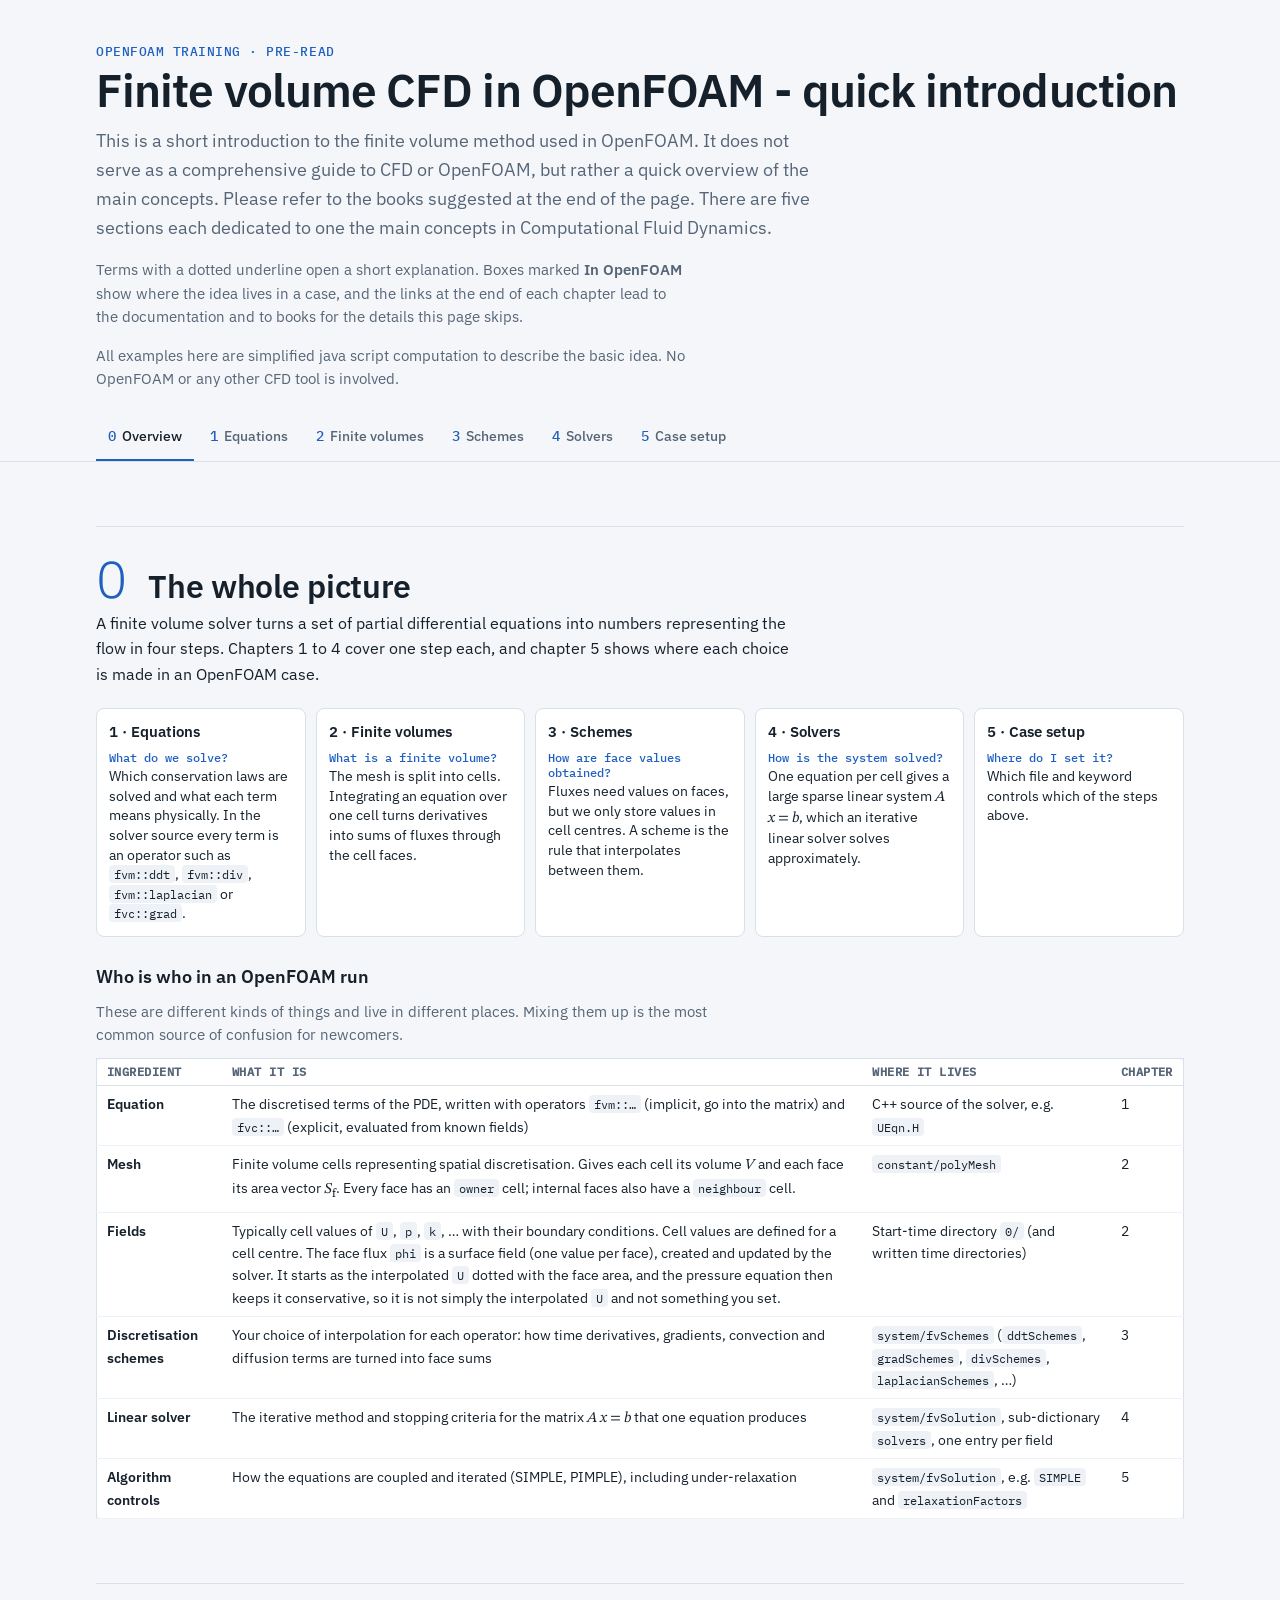
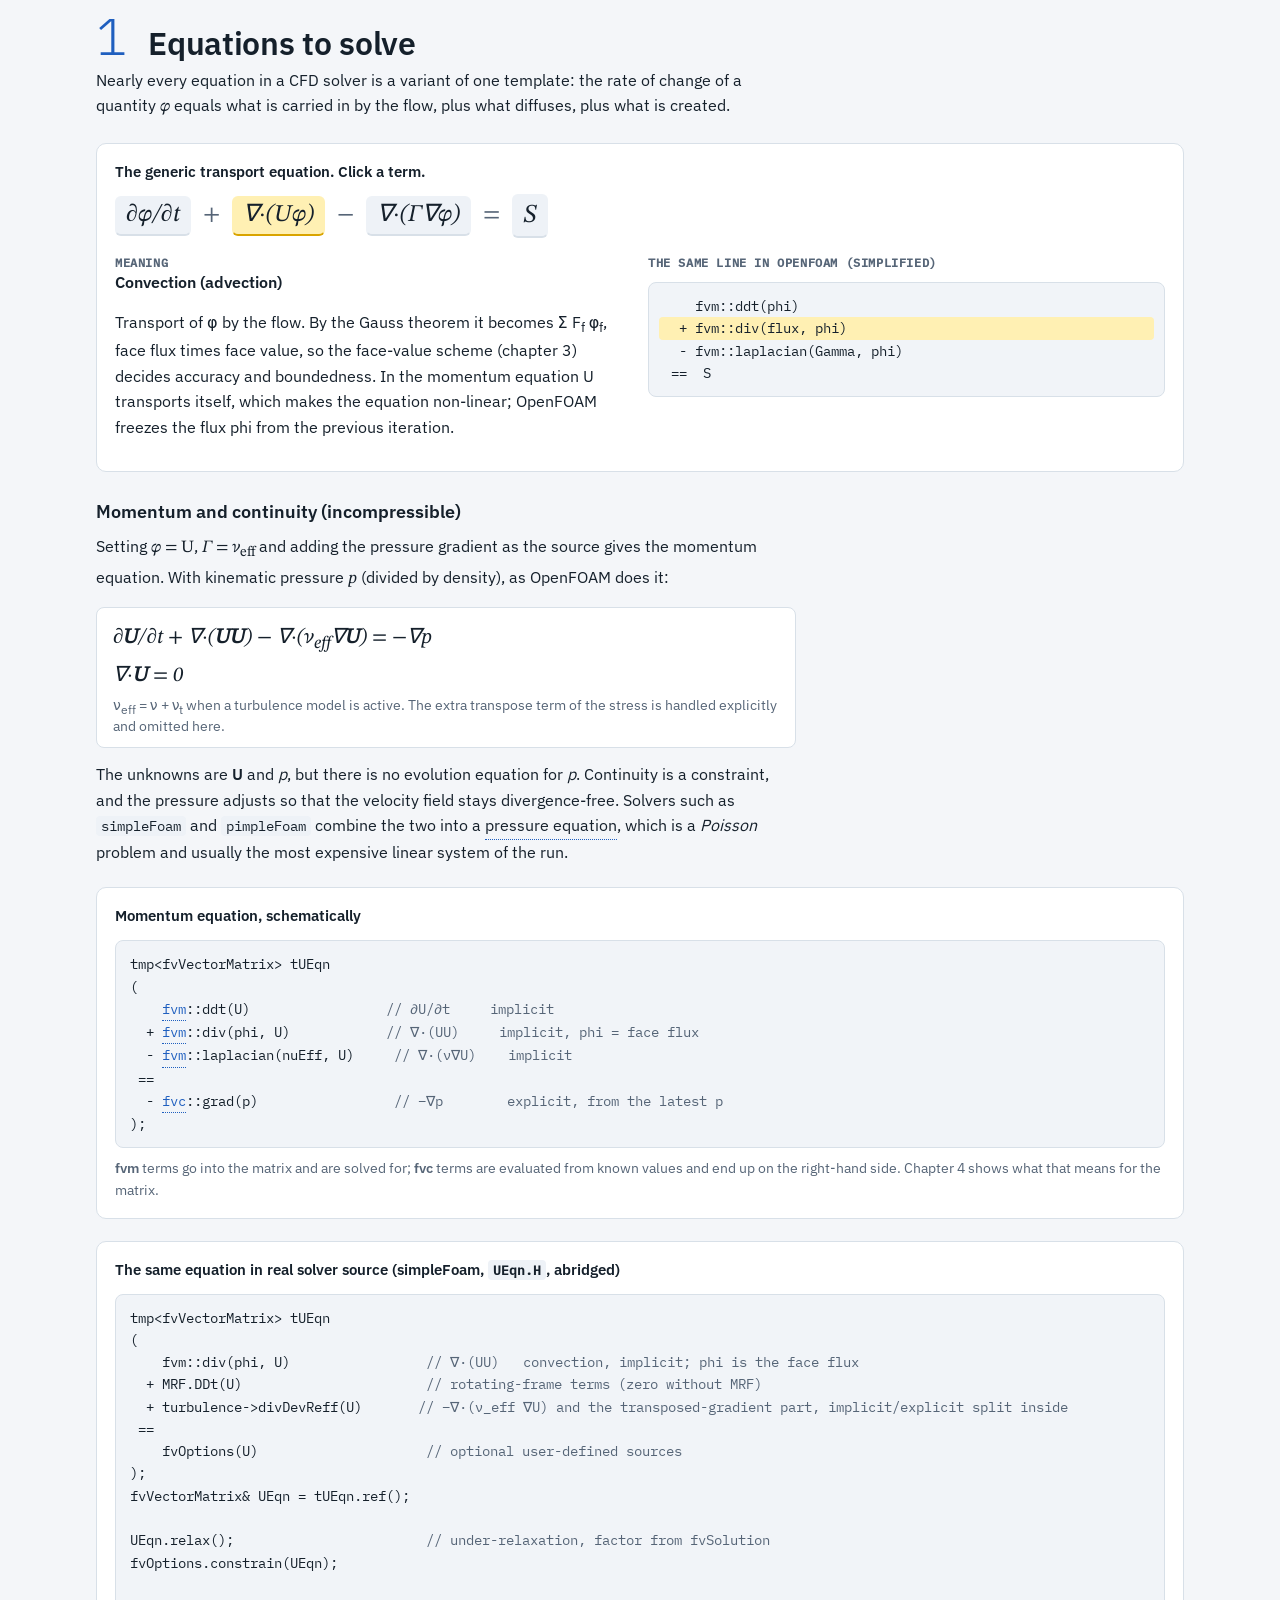
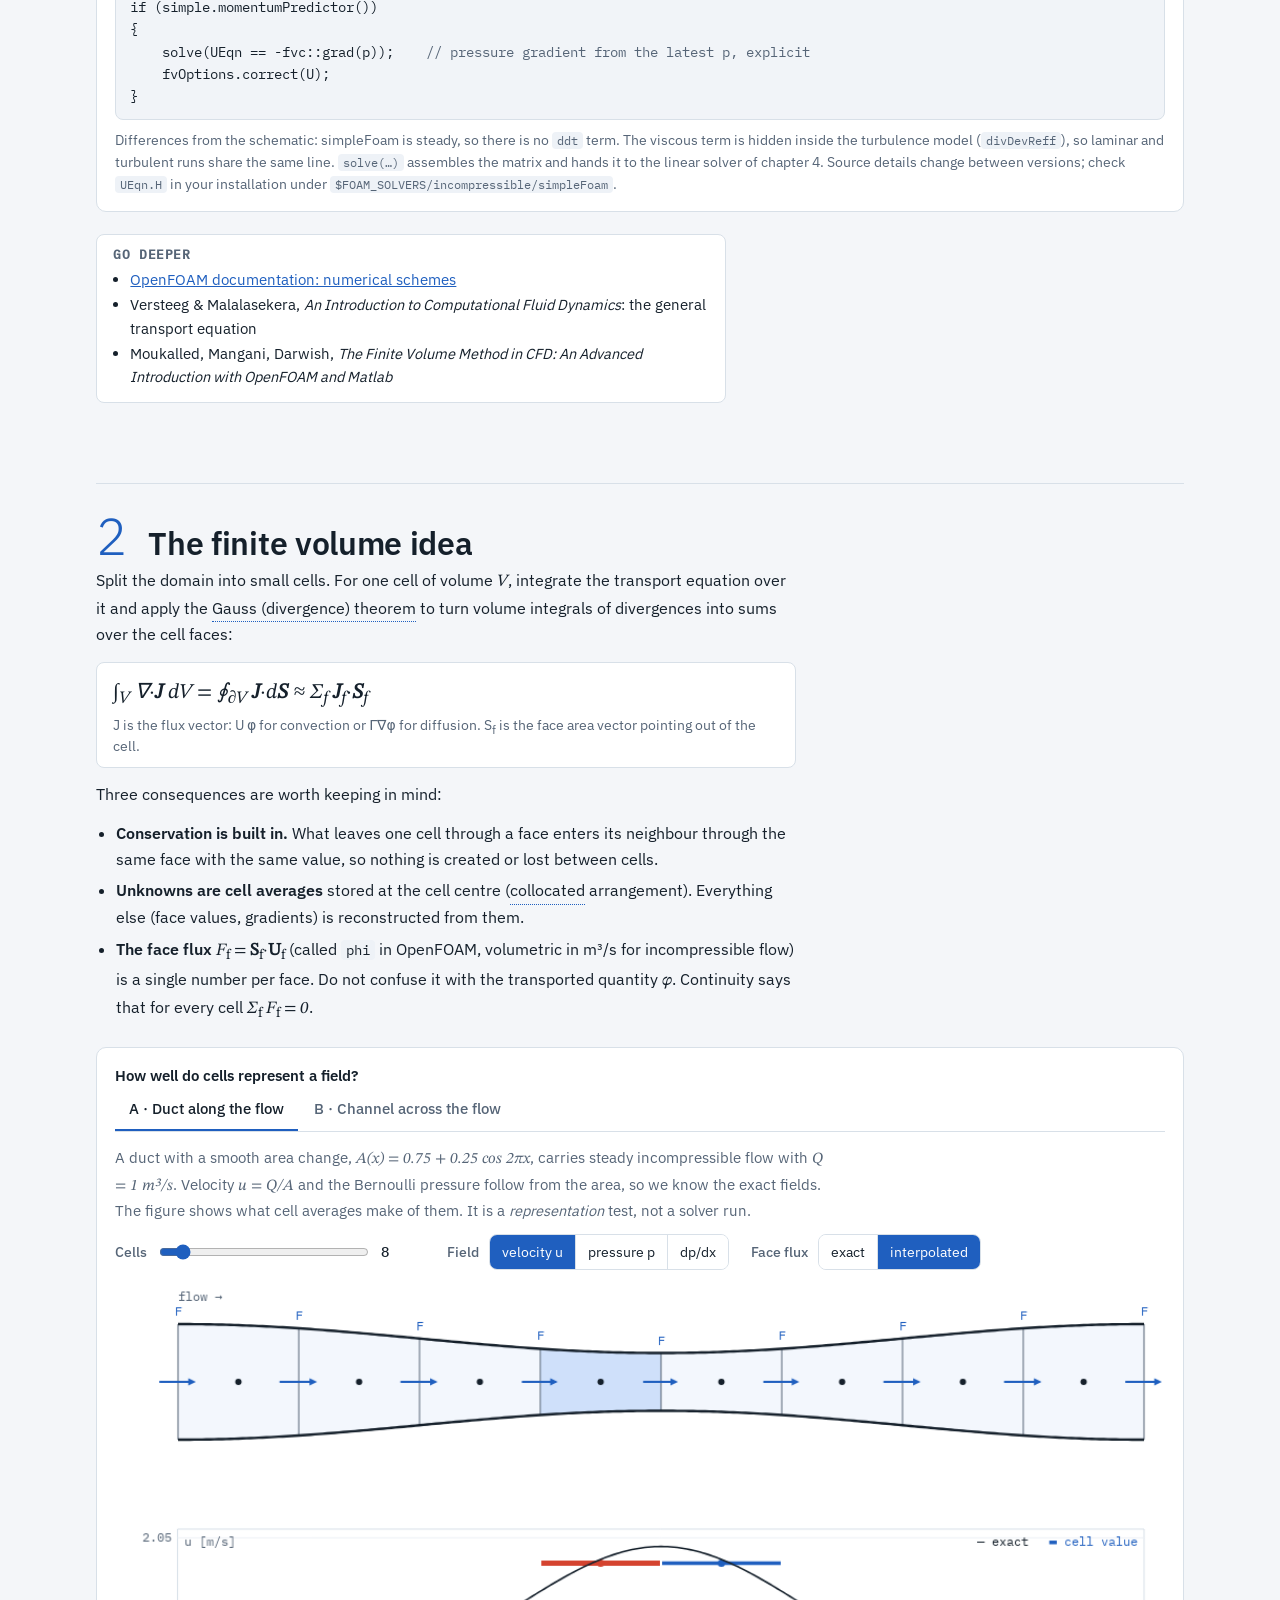
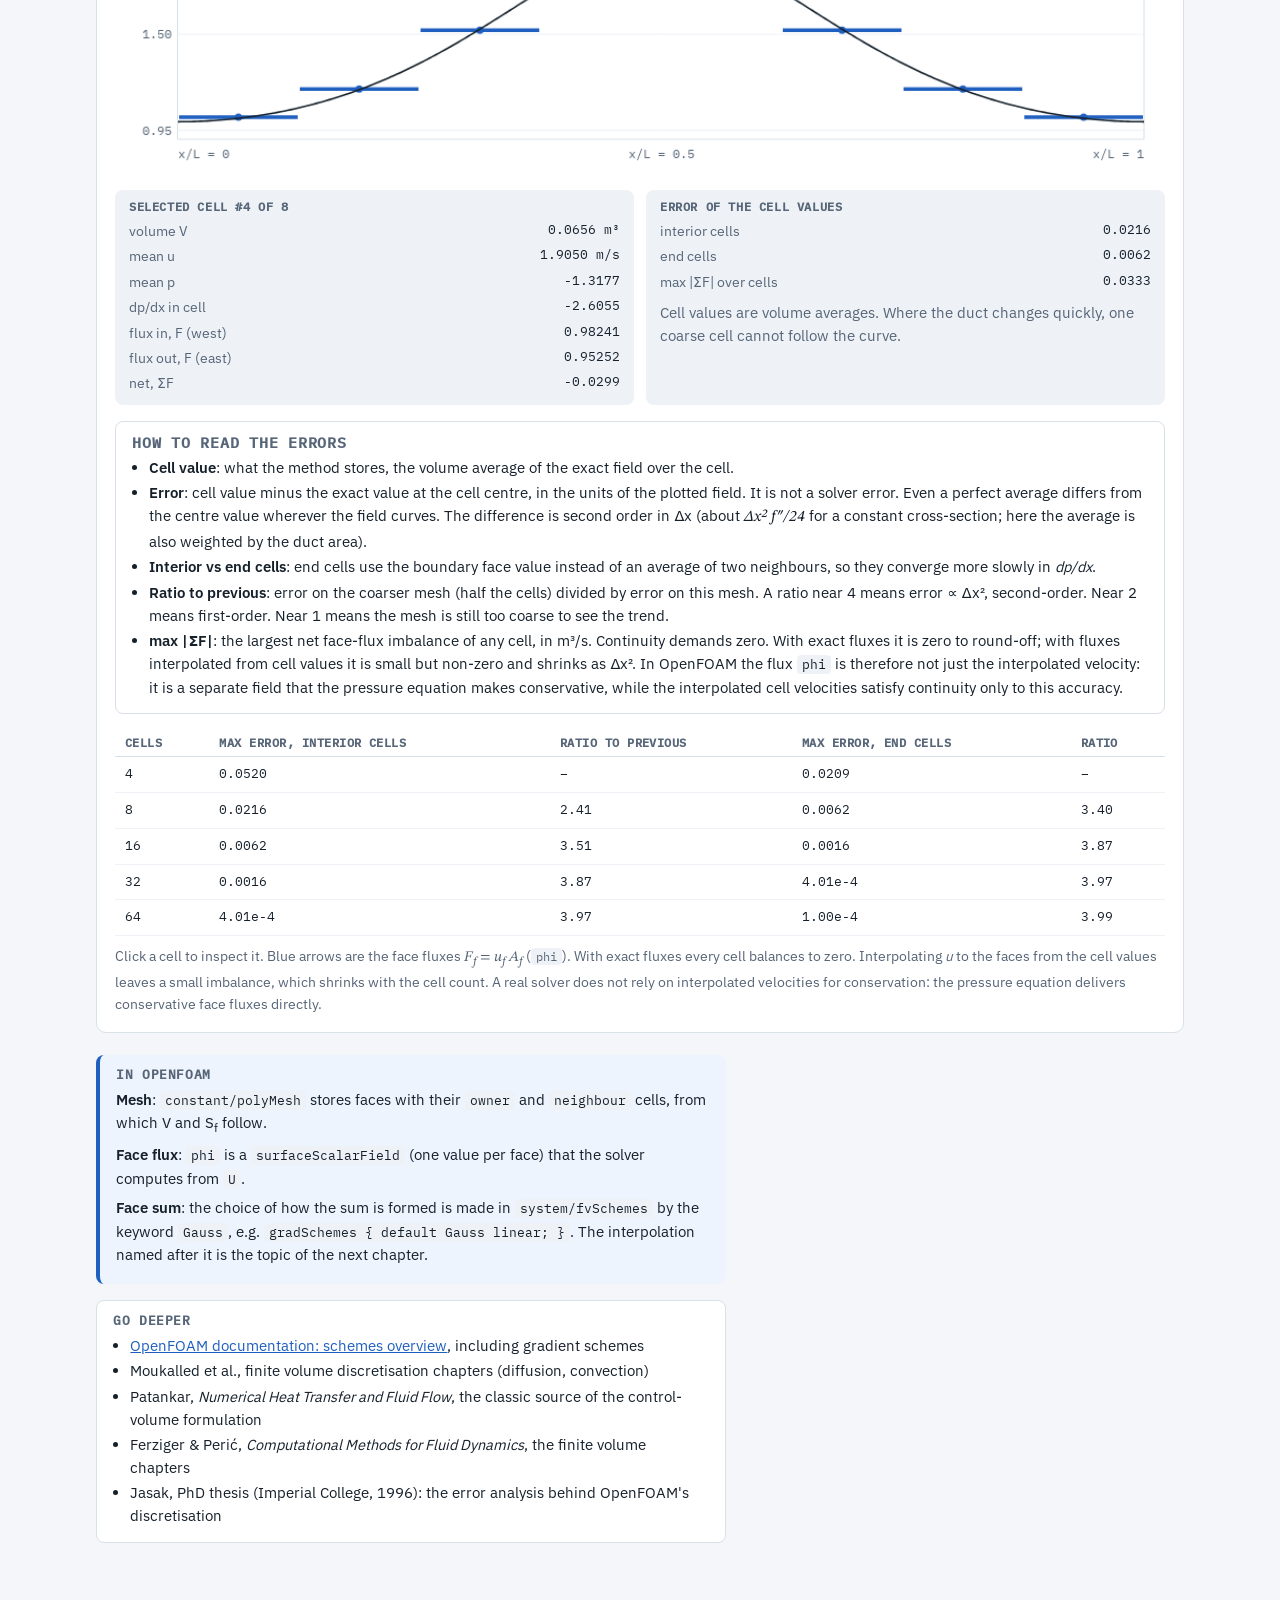
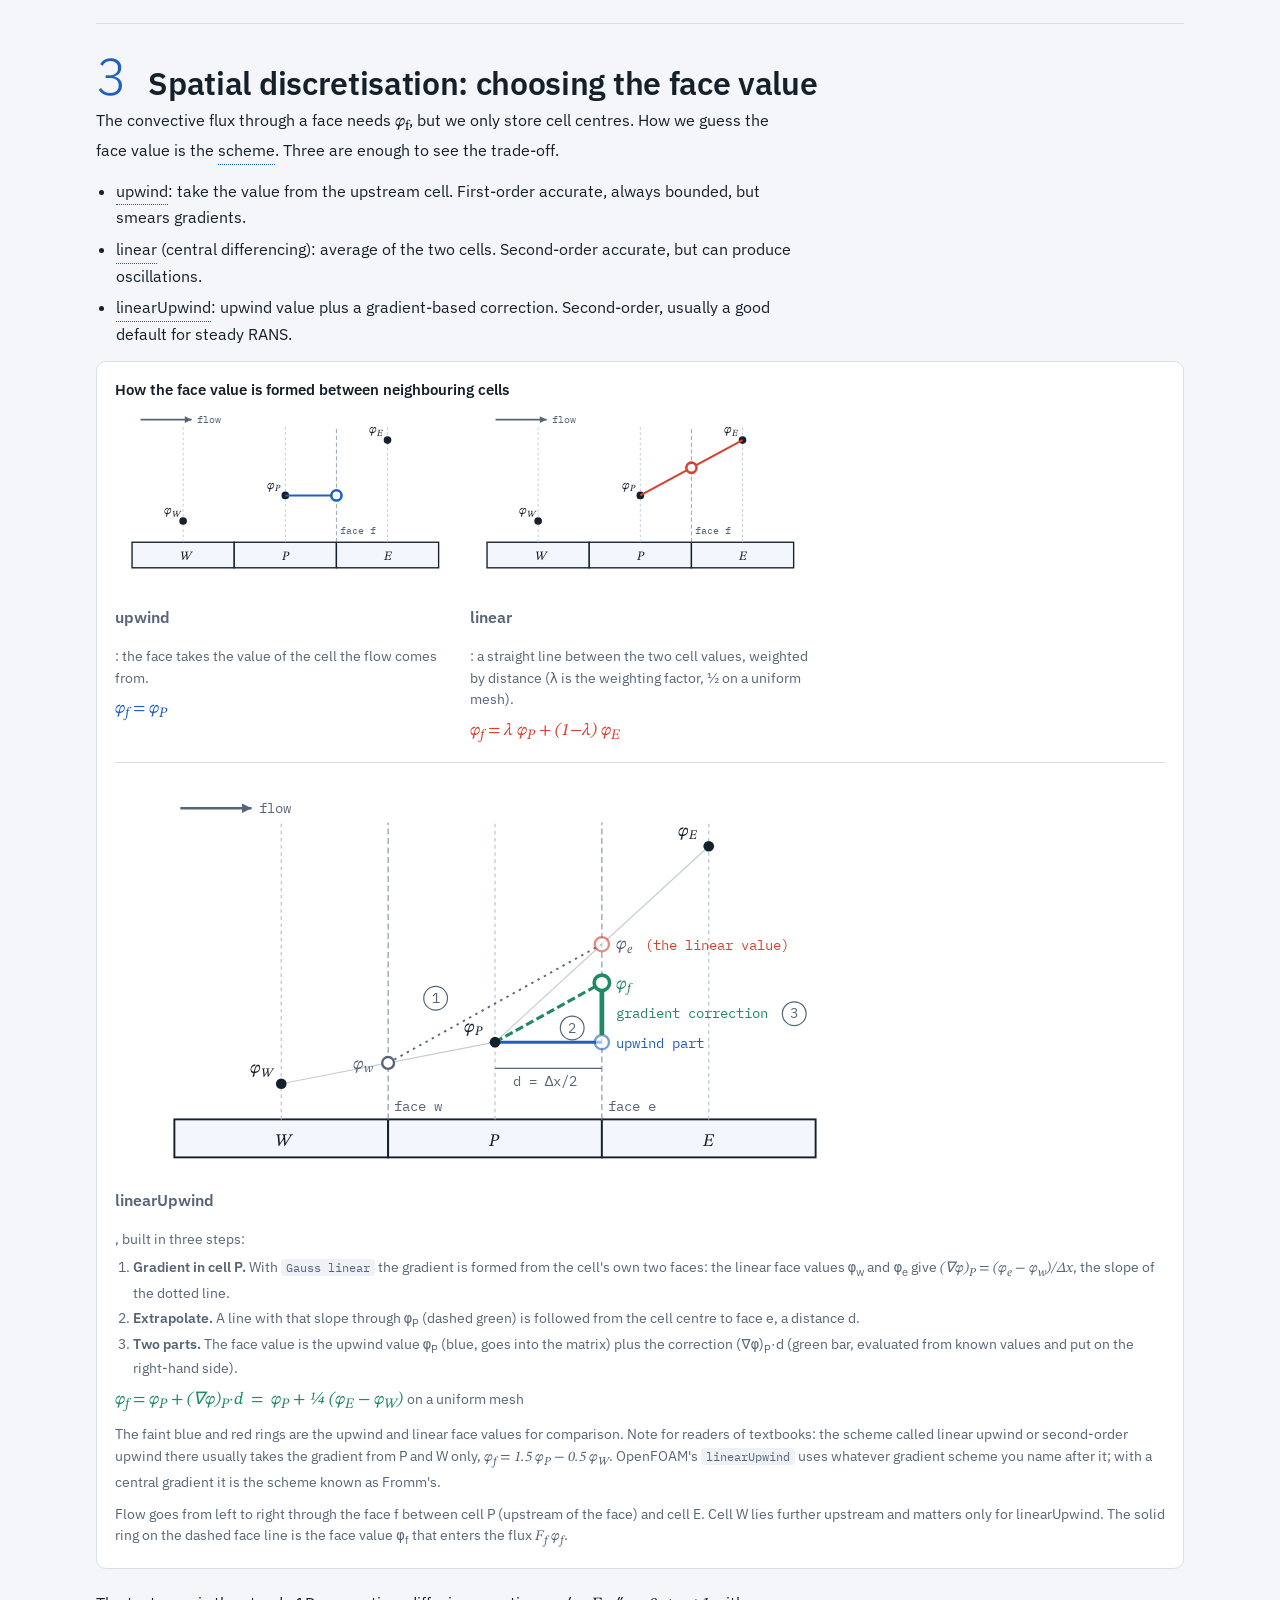
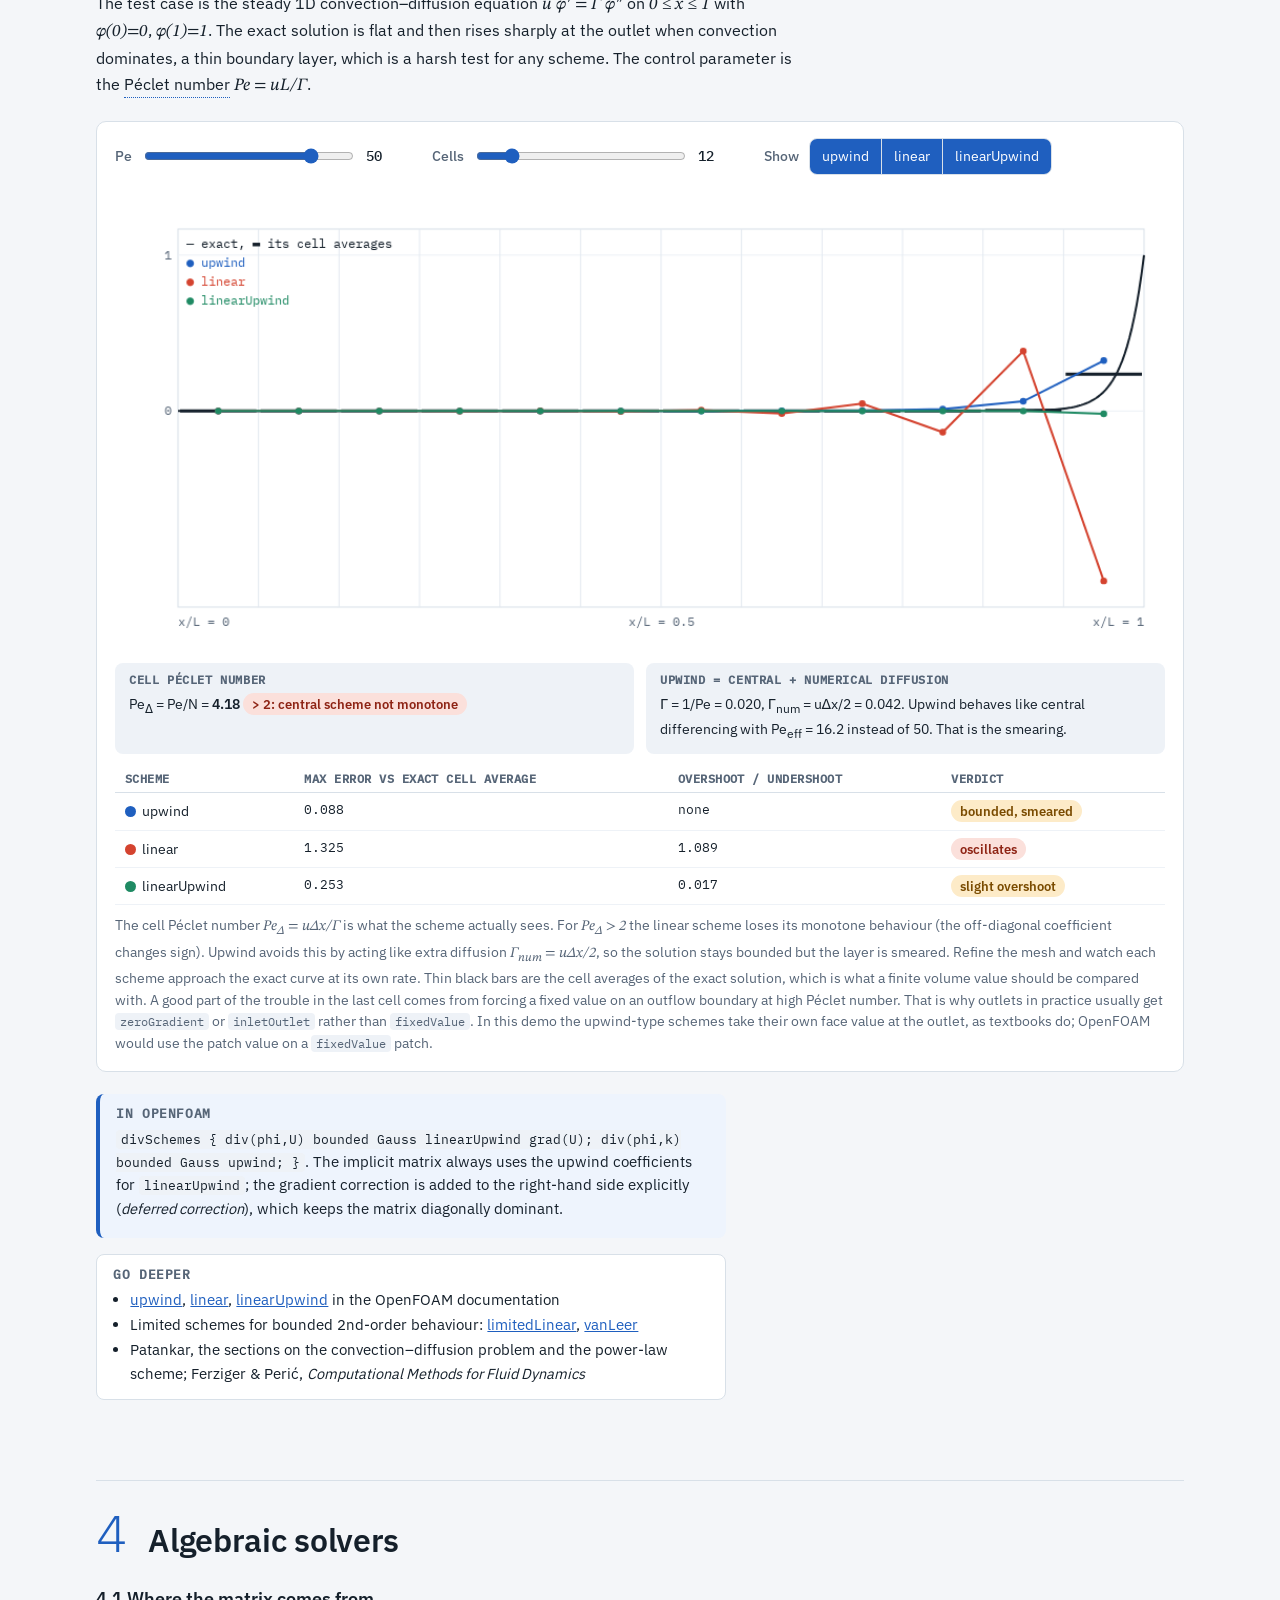
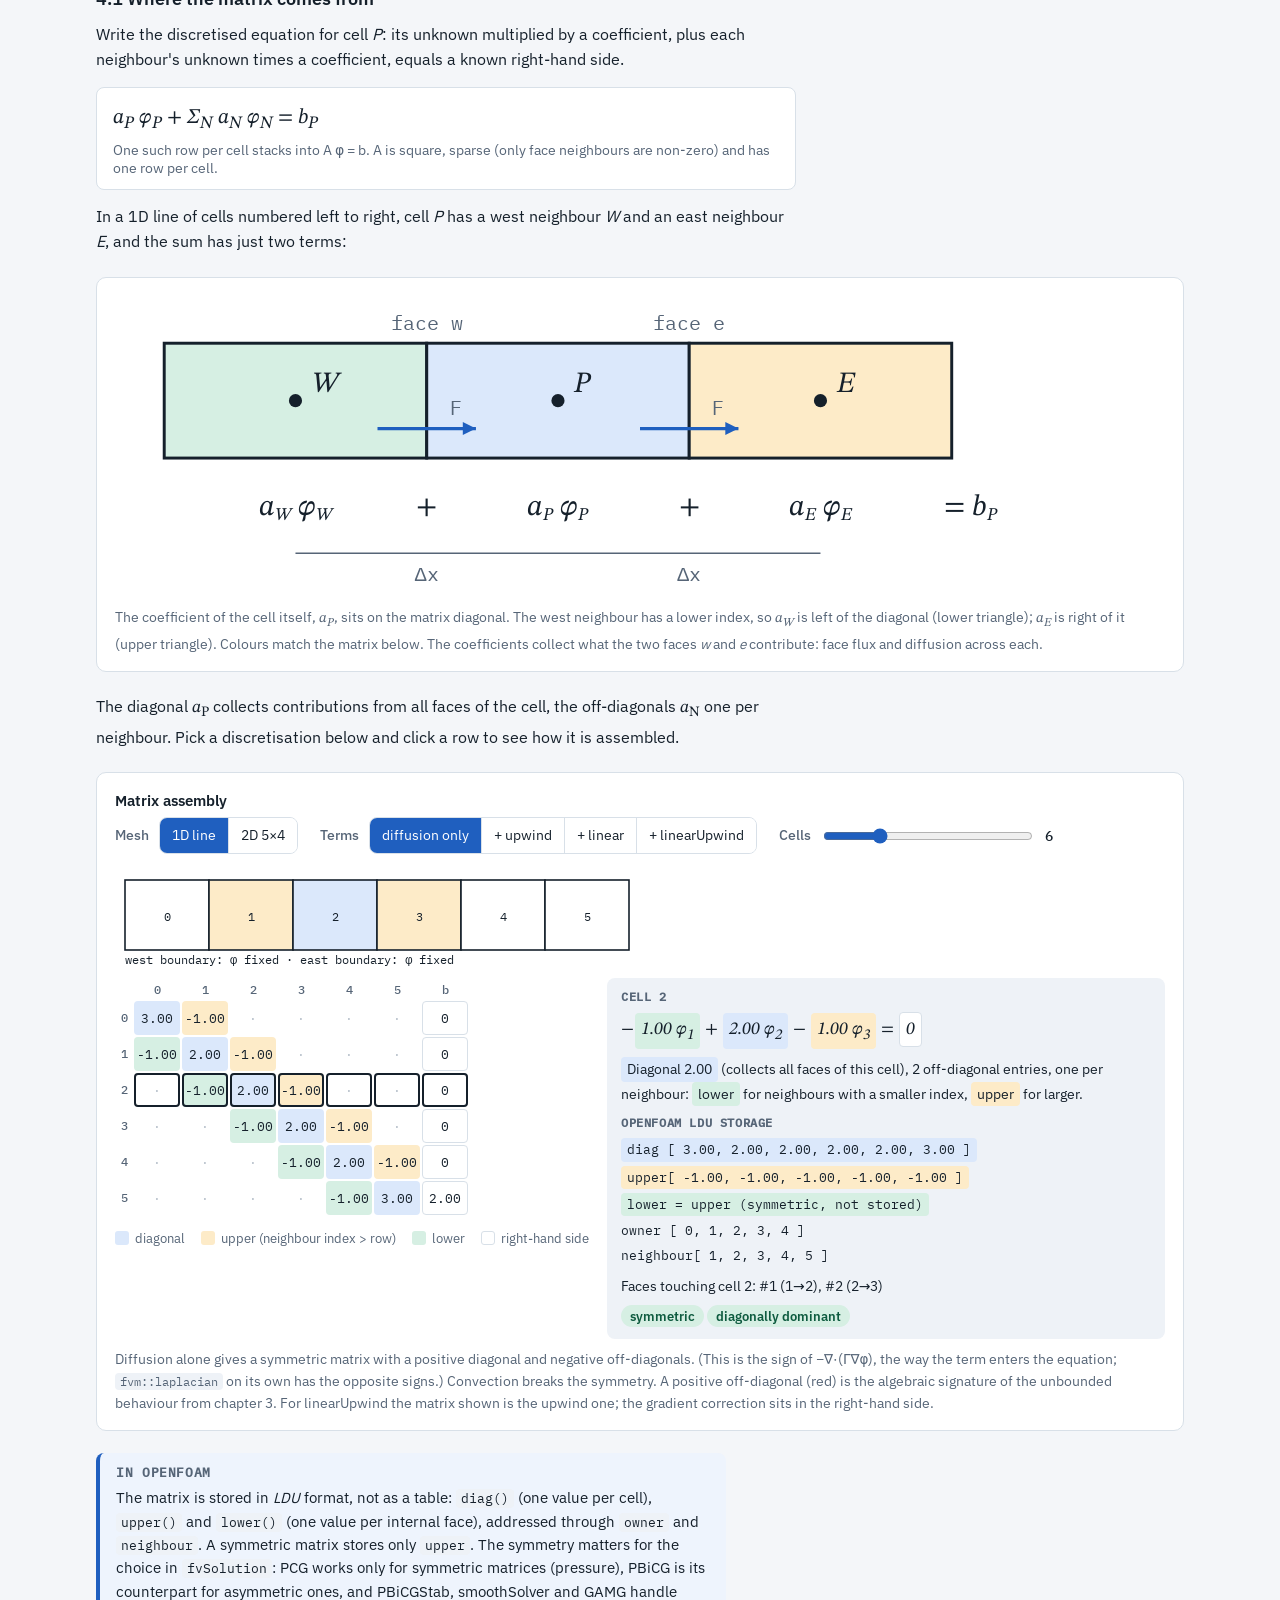
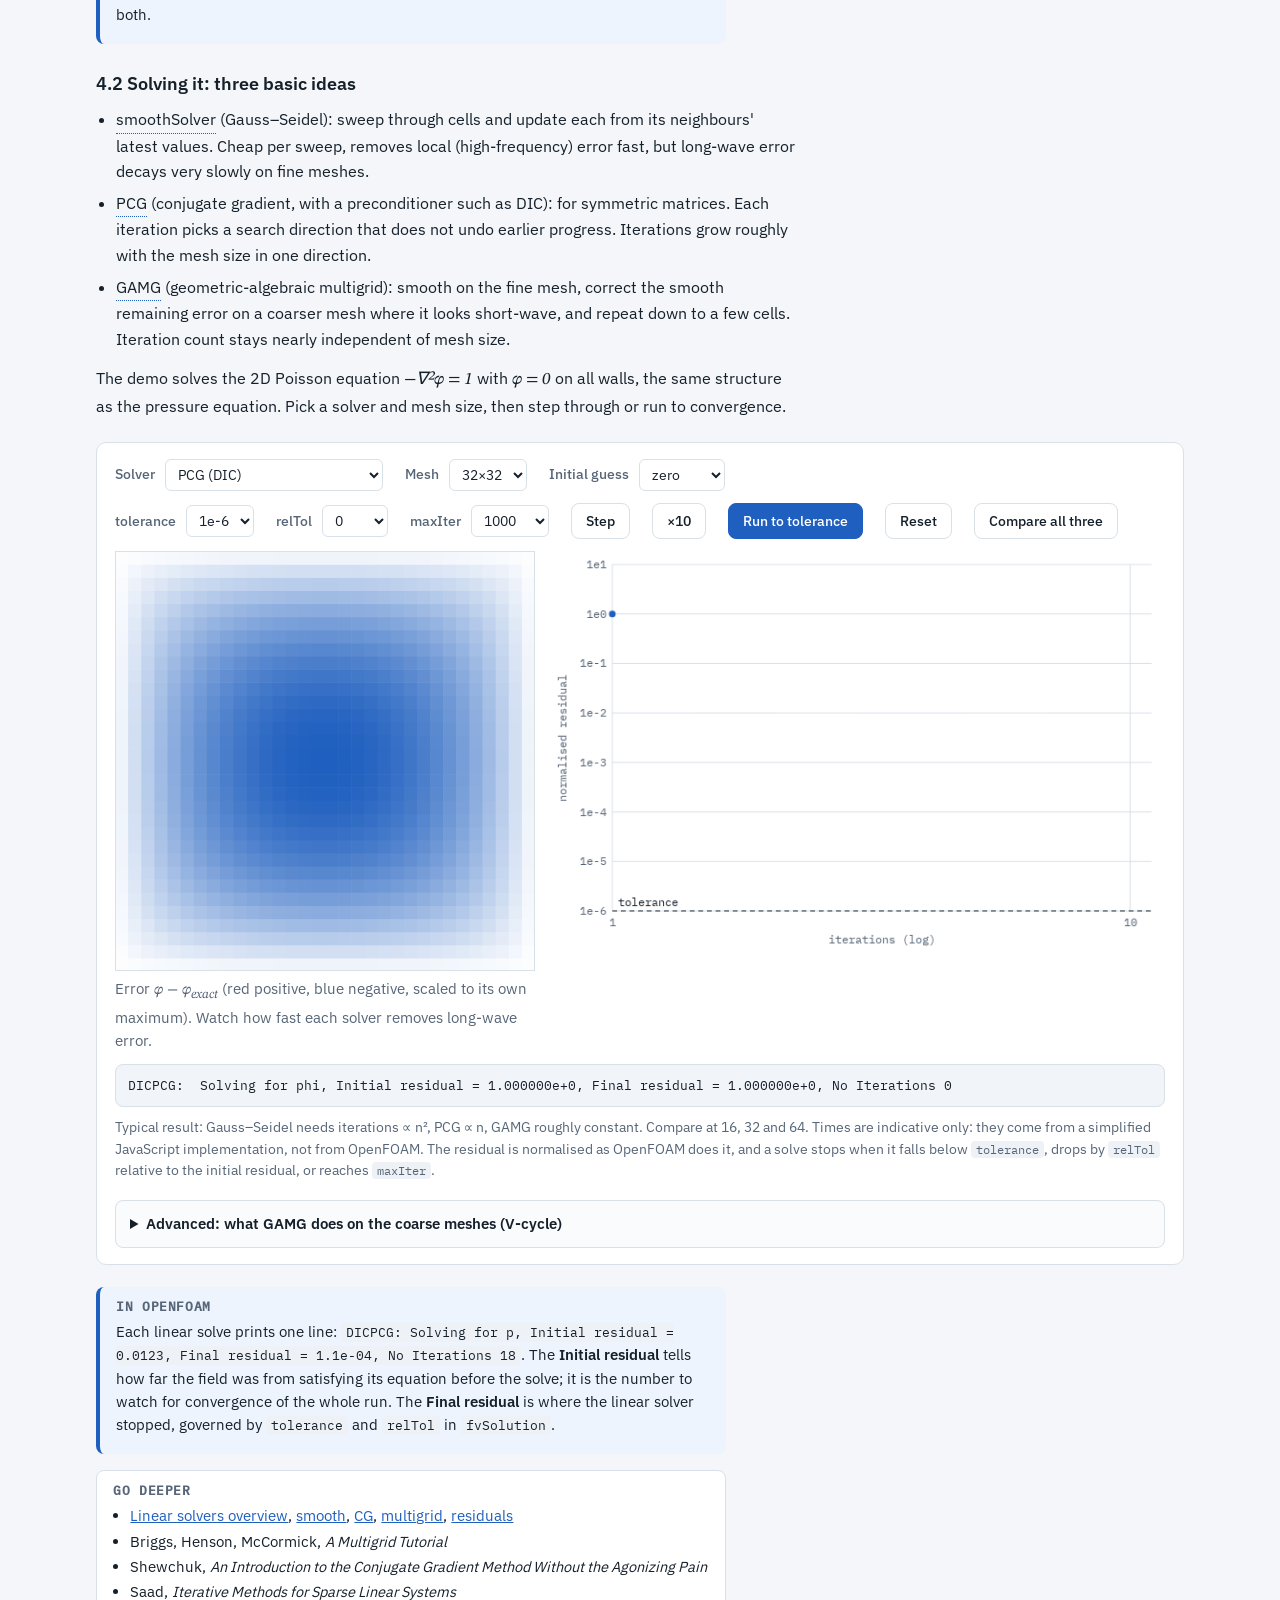
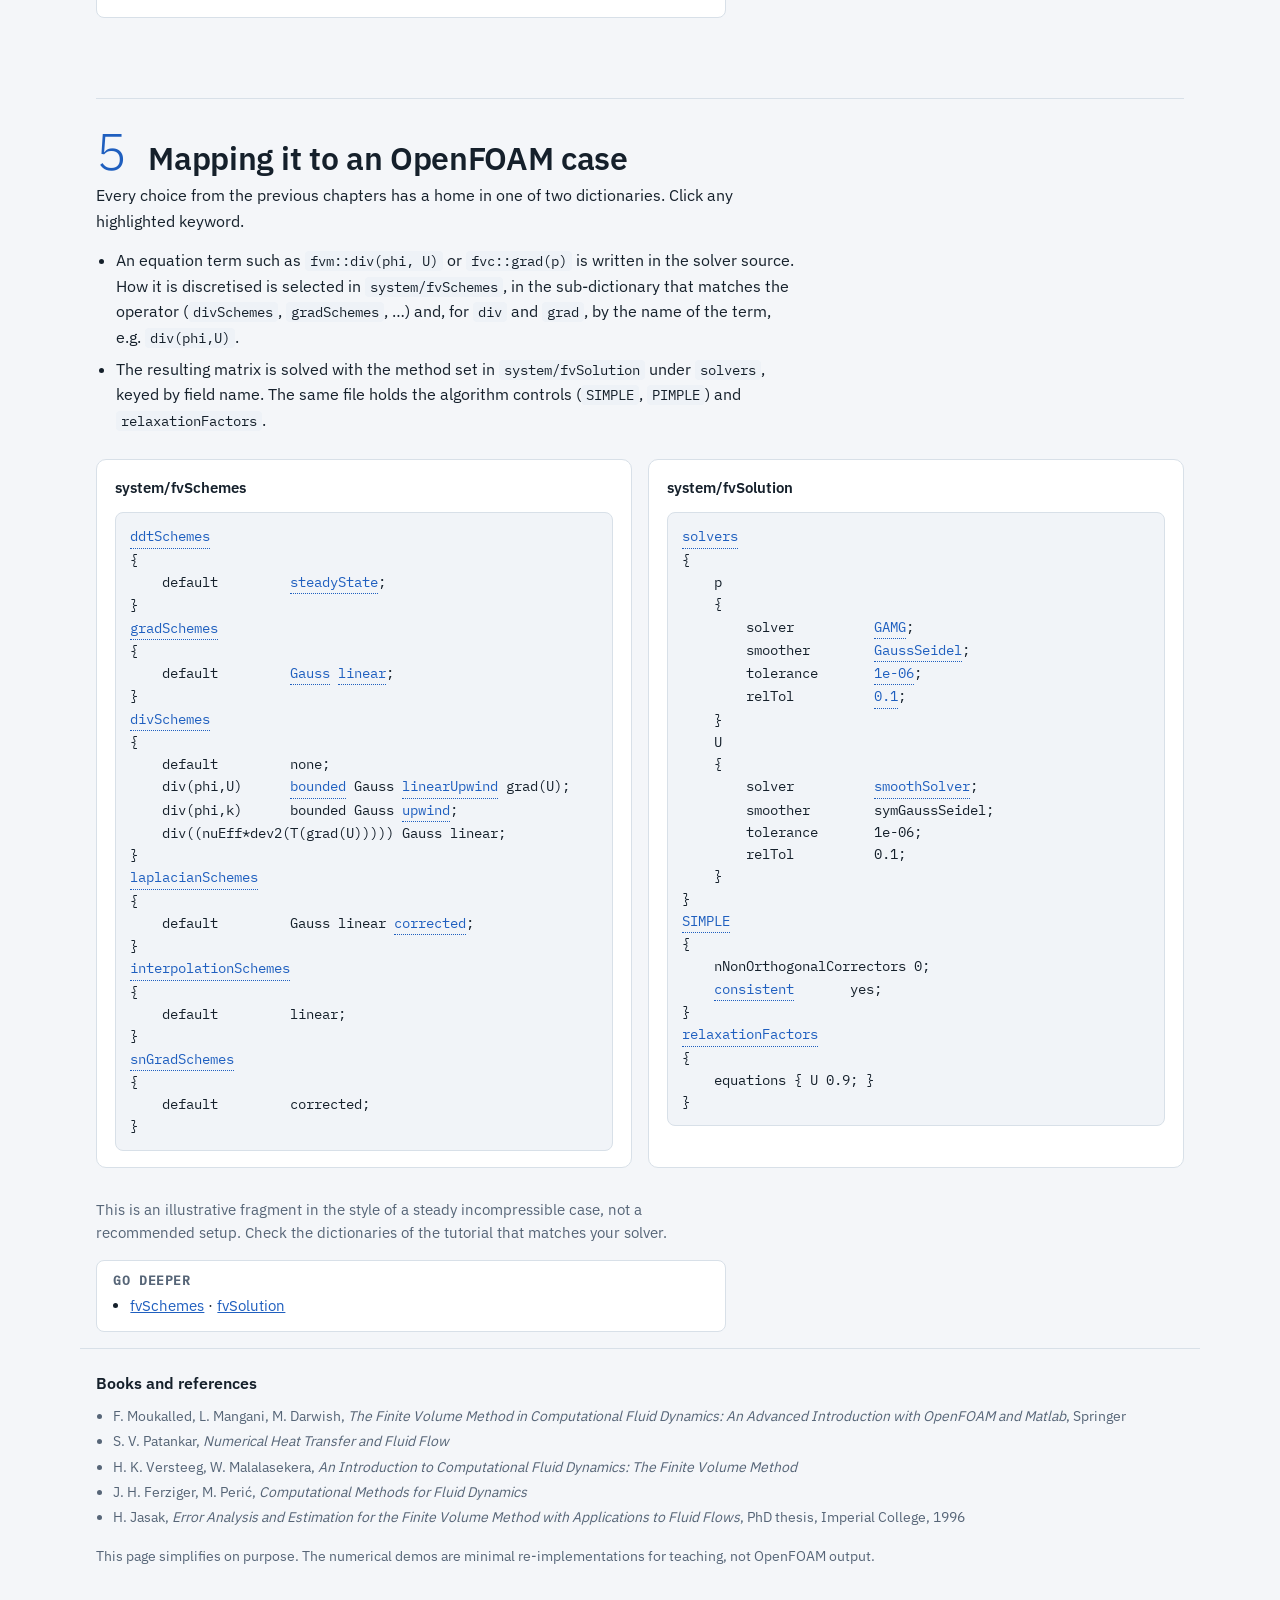
<file: cfdIntro/index.html>
<!DOCTYPE html>
<html lang="en">
<head>
<meta charset="utf-8">
<meta name="viewport" content="width=device-width, initial-scale=1">
<title>Finite Volume Primer</title>
<link rel="stylesheet" href="css/fonts.css">
<link rel="stylesheet" href="css/style.css">
</head>
<body>
<header class="top"><div class="wrap">
  <p class="kicker">OpenFOAM training · pre-read</p>
  <h1>Finite volume CFD in OpenFOAM - quick introduction</h1>
  <p class="lede">This is a short introduction to the finite volume method used in OpenFOAM. It does not serve as a comprehensive guide to CFD or OpenFOAM, but rather a quick overview of the main concepts. Please refer to the books suggested at the end of the page. There are five sections each dedicated to one the main concepts in Computational Fluid Dynamics. 
  </p>
  <p class="howto">Terms with a dotted underline open a short explanation. Boxes marked <b>In OpenFOAM</b> show where the idea lives in a case, and the links at the end of each chapter lead to the documentation and to books for the details this page skips.</p>

   <p class="howto">All examples here are simplified java script computation to describe the basic idea. No OpenFOAM or any other CFD tool is involved.</p>

</div></header>

<nav class="nav" aria-label="Chapters"><div class="wrap" id="navlinks">
  <a href="#map" data-ch="map"><b>0</b>Overview</a>
  <a href="#equations" data-ch="equations"><b>1</b>Equations</a>
  <a href="#fv" data-ch="fv"><b>2</b>Finite volumes</a>
  <a href="#schemes" data-ch="schemes"><b>3</b>Schemes</a>
  <a href="#solvers" data-ch="solvers"><b>4</b>Solvers</a>
  <a href="#setup" data-ch="setup"><b>5</b>Case setup</a>
</div></nav>
<main class="wrap">
<section class="chapter" id="map">
  <div class="chap-head"><span class="num">0</span><h2>The whole picture</h2></div>
  <div class="prose">
    <p>A finite volume solver turns a set of partial differential equations into numbers representing the flow in four steps. Chapters 1 to 4 cover one step each, and chapter 5 shows where each choice is made in an OpenFOAM case.</p>
  </div>
  <ol class="path">
    <li><a href="#equations"><b>1 · Equations</b><span class="tag">What do we solve?</span></br>
      Which conservation laws are solved and what each term means physically. In the solver source every term is an operator such as <code>fvm::ddt</code>, <code>fvm::div</code>, <code>fvm::laplacian</code> or <code>fvc::grad</code>.</a></li>
    <li><a href="#fv"><b>2 · Finite volumes</b><span class="tag">What is a finite volume?</span></br>
      The mesh is split into cells. Integrating an equation over one cell turns derivatives into sums of fluxes through the cell faces.</a></li>
    <li><a href="#schemes"><b>3 · Schemes</b><span class="tag">How are face values obtained?</span></br>
      Fluxes need values on faces, but we only store values in cell centres. A scheme is the rule that interpolates between them.</a></li>
    <li><a href="#solvers"><b>4 · Solvers</b><span class="tag">How is the system solved?</span></br>
      One equation per cell gives a large sparse linear system <span class="m">A x = b</span>, which an iterative linear solver solves approximately.</a></li>
    <li><a href="#setup"><b>5 · Case setup</b><span class="tag">Where do I set it?</span></br>
      Which file and keyword controls which of the steps above.</a></li>
  </ol>
  <h3 style="margin:26px 0 8px;font-size:18px">Who is who in an OpenFOAM run</h3>
  <p class="note" style="max-width:70ch;margin:0 0 10px">These are different kinds of things and live in different places. Mixing them up is the most common source of confusion for newcomers.</p>
  <div class="tblwrap"><table class="tbl" style="background:var(--card);border:1px solid var(--line);border-radius:8px">
    <thead><tr><th>Ingredient</th><th>What it is</th><th>Where it lives</th><th>Chapter</th></tr></thead>
    <tbody>
      <tr><td><b>Equation</b></td><td>The discretised terms of the PDE, written with operators <code>fvm::…</code> (implicit, go into the matrix) and <code>fvc::…</code> (explicit, evaluated from known fields)</td><td>C++ source of the solver, e.g. <code>UEqn.H</code></td><td>1</td></tr>
      <tr><td><b>Mesh</b></td><td>Finite volume cells representing spatial discretisation. Gives each cell its volume <span class="m">V</span> and each face its area vector <span class="m">S<sub class="u">f</sub></span>. Every face has an <code>owner</code> cell; internal faces also have a <code>neighbour</code> cell.</td><td><code>constant/polyMesh</code></td><td>2</td></tr>
      <tr><td><b>Fields</b></td><td>Typically cell values of <code>U</code>, <code>p</code>, <code>k</code>, … with their boundary conditions. Cell values are defined for a cell centre. The face flux <code>phi</code> is a surface field (one value per face), created and updated by the solver. It starts as the interpolated <code>U</code> dotted with the face area, and the pressure equation then keeps it conservative, so it is not simply the interpolated <code>U</code> and not something you set.</td><td>Start-time directory <code>0/</code> (and written time directories)</td><td>2</td></tr>
      <tr><td><b>Discretisation schemes</b></td><td>Your choice of interpolation for each operator: how time derivatives, gradients, convection and diffusion terms are turned into face sums</td><td><code>system/fvSchemes</code> (<code>ddtSchemes</code>, <code>gradSchemes</code>, <code>divSchemes</code>, <code>laplacianSchemes</code>, …)</td><td>3</td></tr>
      <tr><td><b>Linear solver</b></td><td>The iterative method and stopping criteria for the matrix <span class="m">A x = b</span> that one equation produces</td><td><code>system/fvSolution</code>, sub-dictionary <code>solvers</code>, one entry per field</td><td>4</td></tr>
      <tr><td><b>Algorithm controls</b></td><td>How the equations are coupled and iterated (SIMPLE, PIMPLE), including under-relaxation</td><td><code>system/fvSolution</code>, e.g. <code>SIMPLE</code> and <code>relaxationFactors</code></td><td>5</td></tr>
    </tbody></table></div>
</section>

<section class="chapter" id="equations">
  <div class="chap-head"><span class="num">1</span><h2>Equations to solve</h2></div>
  <div class="prose">
    <p>Nearly every equation in a CFD solver is a variant of one template: the rate of change of a quantity <span class="m">φ</span> equals what is carried in by the flow, plus what diffuses, plus what is created.</p>
  </div>
  <div class="fig">
    <h4>The generic transport equation. Click a term.</h4>
    <div class="eqrow" role="group" aria-label="Transport equation terms">
      <button class="tm" data-t="ddt">∂φ/∂t</button><span class="op">+</span>
      <button class="tm" data-t="conv">∇·(<span class="u">U</span>φ)</button><span class="op">−</span>
      <button class="tm" data-t="diff">∇·(Γ∇φ)</button><span class="op">=</span>
      <button class="tm" data-t="src"><span class="m">S</span></button>
    </div>
    <div class="two">
      <div>
        <p class="eqlabel">Meaning</p>
        <div id="eqdetail" class="prose" aria-live="polite"></div>
      </div>
      <div>
        <p class="eqlabel">The same line in OpenFOAM (simplified)</p>
        <pre class="code" id="eqcode"><span class="cl" data-t="ddt">    fvm::ddt(phi)</span><span class="cl" data-t="conv">  + fvm::div(flux, phi)</span><span class="cl" data-t="diff">  - fvm::laplacian(Gamma, phi)</span><span class="cl" data-t="src"> ==  S</span></pre>
      </div>
    </div>
  </div>
  <div class="prose">
    <h3>Momentum and continuity (incompressible)</h3>
    <p>Setting <span class="m">φ = <span class="u">U</span></span>, <span class="m">Γ = ν<sub class="u">eff</sub></span> and adding the pressure gradient as the source gives the momentum equation. With kinematic pressure <span class="m">p</span> (divided by density), as OpenFOAM does it:</p>
  </div>
  <div class="mathblock">∂<b>U</b>/∂t + ∇·(<b>U</b><b>U</b>) − ∇·(ν<sub>eff</sub>∇<b>U</b>) = −∇p<br>∇·<b>U</b> = 0<small>ν<sub>eff</sub> = ν + ν<sub>t</sub> when a turbulence model is active. The extra transpose term of the stress is handled explicitly and omitted here.</small></div>
  <div class="prose">
    <p>The unknowns are <b>U</b> and <i>p</i>, but there is no evolution equation for <i>p</i>. Continuity is a constraint, and the pressure adjusts so that the velocity field stays divergence-free. Solvers such as <code>simpleFoam</code> and <code>pimpleFoam</code> combine the two into a <button class="term" data-g="pressureeq">pressure equation</button>, which is a <i>Poisson</i> problem and usually the most expensive linear system of the run.</p>
  </div>
  <div class="fig">
    <h4>Momentum equation, schematically</h4>
    <pre class="code"><span class="cl">tmp&lt;fvVectorMatrix&gt; tUEqn
(
    <button class="kw" data-g="fvm">fvm</button>::ddt(U)                 <span class="c">// ∂U/∂t     implicit</span>
  + <button class="kw" data-g="fvm">fvm</button>::div(phi, U)            <span class="c">// ∇·(UU)     implicit, phi = face flux</span>
  - <button class="kw" data-g="fvm">fvm</button>::laplacian(nuEff, U)     <span class="c">// ∇·(ν∇U)    implicit</span>
 ==
  - <button class="kw" data-g="fvc">fvc</button>::grad(p)                 <span class="c">// −∇p        explicit, from the latest p</span>
);</pre>
    <p class="cap"><b>fvm</b> terms go into the matrix and are solved for; <b>fvc</b> terms are evaluated from known values and end up on the right-hand side. Chapter 4 shows what that means for the matrix.</p>
  </div>
  <div class="fig">
    <h4>The same equation in real solver source (simpleFoam, <code>UEqn.H</code>, abridged)</h4>
    <pre class="code">tmp&lt;fvVectorMatrix&gt; tUEqn
(
    fvm::div(phi, U)                 <span class="c">// ∇·(UU)   convection, implicit; phi is the face flux</span>
  + MRF.DDt(U)                       <span class="c">// rotating-frame terms (zero without MRF)</span>
  + turbulence-&gt;divDevReff(U)       <span class="c">// −∇·(ν_eff ∇U) and the transposed-gradient part, implicit/explicit split inside</span>
 ==
    fvOptions(U)                     <span class="c">// optional user-defined sources</span>
);
fvVectorMatrix&amp; UEqn = tUEqn.ref();

UEqn.relax();                        <span class="c">// under-relaxation, factor from fvSolution</span>
fvOptions.constrain(UEqn);

if (simple.momentumPredictor())
{
    solve(UEqn == -fvc::grad(p));    <span class="c">// pressure gradient from the latest p, explicit</span>
    fvOptions.correct(U);
}</pre>
    <p class="cap">Differences from the schematic: simpleFoam is steady, so there is no <code>ddt</code> term. The viscous term is hidden inside the turbulence model (<code>divDevReff</code>), so laminar and turbulent runs share the same line. <code>solve(…)</code> assembles the matrix and hands it to the linear solver of chapter 4. Source details change between versions; check <code>UEqn.H</code> in your installation under <code>$FOAM_SOLVERS/incompressible/simpleFoam</code>.</p>
  </div>
  <div class="deeper"><h4>Go deeper</h4><ul>
    <li><a href="https://doc.openfoam.com/2606/tools/processing/numerics/schemes/" target="_blank" rel="noopener">OpenFOAM documentation: numerical schemes</a></li>
    <li>Versteeg &amp; Malalasekera, <i>An Introduction to Computational Fluid Dynamics</i>: the general transport equation</li>
    <li>Moukalled, Mangani, Darwish, <i>The Finite Volume Method in CFD: An Advanced Introduction with OpenFOAM and Matlab</i></li>
  </ul></div>
</section>
<section class="chapter" id="fv">
  <div class="chap-head"><span class="num">2</span><h2>The finite volume idea</h2></div>
  <div class="prose">
    <p>Split the domain into small cells. For one cell of volume <span class="m">V</span>, integrate the transport equation over it and apply the <button class="term" data-g="gauss">Gauss (divergence) theorem</button> to turn volume integrals of divergences into sums over the cell faces:</p>
  </div>
  <div class="mathblock">∫<sub>V</sub> ∇·<b>J</b> dV = ∮<sub>∂V</sub> <b>J</b>·d<b>S</b> ≈ Σ<sub>f</sub> <b>J</b><sub>f</sub>·<b>S</b><sub>f</sub><small>J is the flux vector: U φ for convection or Γ∇φ for diffusion. S<sub>f</sub> is the face area vector pointing out of the cell.</small></div>
  <div class="prose">
    <p>Three consequences are worth keeping in mind:</p>
    <ul>
      <li><b>Conservation is built in.</b> What leaves one cell through a face enters its neighbour through the same face with the same value, so nothing is created or lost between cells.</li>
      <li><b>Unknowns are cell averages</b> stored at the cell centre (<button class="term" data-g="collocated">collocated</button> arrangement). Everything else (face values, gradients) is reconstructed from them.</li>
      <li><b>The face flux</b> <span class="m">F<sub class="u">f</sub> = <b class="u">S</b><sub class="u">f</sub>·<b class="u">U</b><sub class="u">f</sub></span> (called <code>phi</code> in OpenFOAM, volumetric in m³/s for incompressible flow) is a single number per face. Do not confuse it with the transported quantity <span class="m">φ</span>. Continuity says that for every cell <span class="m">Σ<sub class="u">f</sub> F<sub class="u">f</sub> = 0</span>.</li>
    </ul>
  </div>

  <div class="fig" id="fig-fv">
    <h4>How well do cells represent a field?</h4>
    <div class="tabs" role="tablist">
      <button role="tab" aria-selected="true" data-tab="duct">A · Duct along the flow</button>
      <button role="tab" aria-selected="false" data-tab="chan">B · Channel across the flow</button>
    </div>

    <div class="panel" id="p-duct">
      <p class="note" style="margin:0 0 12px;max-width:80ch">A duct with a smooth area change, <span class="m">A(x) = 0.75 + 0.25 cos 2πx</span>, carries steady incompressible flow with <span class="m">Q = 1 m³/s</span>. Velocity <span class="m">u = Q/A</span> and the Bernoulli pressure follow from the area, so we know the exact fields. The figure shows what cell averages make of them. It is a <i>representation</i> test, not a solver run.</p>
      <div class="ctl-row">
        <div class="ctl"><label for="dN">Cells</label><input id="dN" type="range" min="3" max="64" value="8"><output id="dNo">8</output></div>
        <div class="ctl"><span class="lab">Field</span><div class="seg" id="dField"><button aria-pressed="true" data-v="u">velocity u</button><button aria-pressed="false" data-v="p">pressure p</button><button aria-pressed="false" data-v="g">dp/dx</button></div></div>
        <div class="ctl"><span class="lab">Face flux</span><div class="seg" id="dFlux"><button aria-pressed="false" data-v="ex">exact</button><button aria-pressed="true" data-v="int">interpolated</button></div></div>
      </div>
      <canvas id="cvDuct" class="cv-click" width="1000" height="470" role="img" aria-label="Duct with cells and the exact versus cell-averaged field"></canvas>
      <div class="rd">
        <div class="card"><h5>Selected cell <span id="dSelName"></span></h5><dl class="kv" id="dInsp"></dl></div>
        <div class="card"><h5>Error of the cell values</h5><dl class="kv" id="dErr"></dl><p class="note" style="margin:8px 0 0" id="dErrNote"></p></div>
      </div>
      <div class="deeper" style="max-width:none"><h4>How to read the errors</h4><ul>
        <li><b>Cell value</b>: what the method stores, the volume average of the exact field over the cell.</li>
        <li><b>Error</b>: cell value minus the exact value at the cell centre, in the units of the plotted field. It is not a solver error. Even a perfect average differs from the centre value wherever the field curves. The difference is second order in Δx (about <span class="m">Δx² f″/24</span> for a constant cross-section; here the average is also weighted by the duct area).</li>
        <li><b>Interior vs end cells</b>: end cells use the boundary face value instead of an average of two neighbours, so they converge more slowly in <i>dp/dx</i>.</li>
        <li><b>Ratio to previous</b>: error on the coarser mesh (half the cells) divided by error on this mesh. A ratio near 4 means error ∝ Δx², second-order. Near 2 means first-order. Near 1 means the mesh is still too coarse to see the trend.</li>
        <li><b>max |ΣF|</b>: the largest net face-flux imbalance of any cell, in m³/s. Continuity demands zero. With exact fluxes it is zero to round-off; with fluxes interpolated from cell values it is small but non-zero and shrinks as Δx². In OpenFOAM the flux <code>phi</code> is therefore not just the interpolated velocity: it is a separate field that the pressure equation makes conservative, while the interpolated cell velocities satisfy continuity only to this accuracy.</li>
      </ul></div>
      <div class="tblwrap"><table class="tbl" id="dTbl"><thead><tr><th>cells</th><th>max error, interior cells</th><th>ratio to previous</th><th>max error, end cells</th><th>ratio</th></tr></thead><tbody></tbody></table></div>
      <p class="cap">Click a cell to inspect it. Blue arrows are the face fluxes <span class="m">F<sub>f</sub> = u<sub>f</sub> A<sub>f</sub></span> (<code>phi</code>). With exact fluxes every cell balances to zero. Interpolating <i>u</i> to the faces from the cell values leaves a small imbalance, which shrinks with the cell count. A real solver does not rely on interpolated velocities for conservation: the pressure equation delivers conservative face fluxes directly.</p>
    </div>

    <div class="panel" id="p-chan" hidden>
      <p class="note" style="margin:0 0 12px;max-width:80ch">Plane Poiseuille flow between two walls (gap <span class="m">H = 20 mm</span>, mean velocity <span class="m">0.15 m/s</span>) has a parabolic profile. The cells now stack <i>across</i> the flow, which is how a boundary layer is resolved. Cell values are exact averages of the parabola.</p>
      <div class="ctl-row">
        <div class="ctl"><label for="cN">Cells across the gap</label><input id="cN" type="range" min="2" max="30" value="5"><output id="cNo">5</output></div>
      </div>
      <canvas id="cvChan" width="1000" height="420" role="img" aria-label="Parabolic velocity profile and cell values across a channel"></canvas>
      <div class="rd">
        <div class="card"><h5>Gradient in the bulk</h5><dl class="kv" id="cBulk"></dl></div>
        <div class="card"><h5>Wall shear gradient du/dy</h5><dl class="kv" id="cWall"></dl></div>
      </div>
      <p class="cap">Inside the domain, the central difference of two neighbouring cell averages hits the exact gradient of a parabola at the shared face. At the wall there is no neighbour: the gradient is taken as <span class="m">u<sub>P</sub>/(Δy/2)</span>, which is only first-order accurate. That is why wall-resolving meshes need thin first cells, and why this error drives the wall-shear and heat-transfer accuracy.</p>
    </div>
  </div>

  <div class="inof"><h4>In OpenFOAM</h4>
    <p><b>Mesh</b>: <code>constant/polyMesh</code> stores faces with their <code>owner</code> and <code>neighbour</code> cells, from which V and S<sub>f</sub> follow.</p>
    <p><b>Face flux</b>: <code>phi</code> is a <code>surfaceScalarField</code> (one value per face) that the solver computes from <code>U</code>.</p>
    <p><b>Face sum</b>: the choice of how the sum is formed is made in <code>system/fvSchemes</code> by the keyword <code>Gauss</code>, e.g. <code>gradSchemes { default Gauss linear; }</code>. The interpolation named after it is the topic of the next chapter.</p></div>
  <div class="deeper"><h4>Go deeper</h4><ul>
    <li><a href="https://doc.openfoam.com/2606/tools/processing/numerics/schemes/" target="_blank" rel="noopener">OpenFOAM documentation: schemes overview</a>, including gradient schemes</li>
    <li>Moukalled et al., finite volume discretisation chapters (diffusion, convection)</li>
    <li>Patankar, <i>Numerical Heat Transfer and Fluid Flow</i>, the classic source of the control-volume formulation</li>
    <li>Ferziger &amp; Perić, <i>Computational Methods for Fluid Dynamics</i>, the finite volume chapters</li>
    <li>Jasak, PhD thesis (Imperial College, 1996): the error analysis behind OpenFOAM's discretisation</li>
  </ul></div>
</section>

<section class="chapter" id="schemes">
  <div class="chap-head"><span class="num">3</span><h2>Spatial discretisation: choosing the face value</h2></div>
  <div class="prose">
    <p>The convective flux through a face needs <span class="m">φ<sub class="u">f</sub></span>, but we only store cell centres. How we guess the face value is the <button class="term" data-g="scheme">scheme</button>. Three are enough to see the trade-off.</p>
    <ul>
      <li><button class="term" data-g="upwind">upwind</button>: take the value from the upstream cell. First-order accurate, always bounded, but smears gradients.</li>
      <li><button class="term" data-g="linear">linear</button> (central differencing): average of the two cells. Second-order accurate, but can produce oscillations.</li>
      <li><button class="term" data-g="linearUpwind">linearUpwind</button>: upwind value plus a gradient-based correction. Second-order, usually a good default for steady RANS.</li>
    </ul>
  </div>
    <div class="fig" style="margin-top:6px"><h4>How the face value is formed between neighbouring cells</h4>
      <div class="schemrow" id="schemSketch"></div>
      <p class="cap">Flow goes from left to right through the face f between cell P (upstream of the face) and cell E. Cell W lies further upstream and matters only for linearUpwind. The solid ring on the dashed face line is the face value φ<sub>f</sub> that enters the flux <span class="m">F<sub>f</sub> φ<sub>f</sub></span>.</p></div>
  <div class="prose">
    <p>The test case is the steady 1D convection–diffusion equation <span class="m">u φ′ = Γ φ″</span> on <span class="m">0 ≤ x ≤ 1</span> with <span class="m">φ(0)=0</span>, <span class="m">φ(1)=1</span>. The exact solution is flat and then rises sharply at the outlet when convection dominates, a thin boundary layer, which is a harsh test for any scheme. The control parameter is the <button class="term" data-g="peclet">Péclet number</button> <span class="m">Pe = uL/Γ</span>.</p>
  </div>
  <div class="fig" id="fig-sch">
    <div class="ctl-row">
      <div class="ctl"><label for="sPe">Pe</label><input id="sPe" type="range" min="0" max="1000" value="818"><output id="sPeo">50</output></div>
      <div class="ctl"><label for="sN">Cells</label><input id="sN" type="range" min="4" max="60" value="12"><output id="sNo">12</output></div>
      <div class="ctl"><span class="lab">Show</span><div class="seg" id="sSch"><button aria-pressed="true" data-v="upwind">upwind</button><button aria-pressed="true" data-v="linear">linear</button><button aria-pressed="true" data-v="linearUpwind">linearUpwind</button></div></div>
    </div>
    <canvas id="cvSch" width="1000" height="440" role="img" aria-label="Exact and discrete solutions of 1D convection-diffusion for three schemes"></canvas>
    <div class="rd">
      <div class="card"><h5>Cell Péclet number</h5><p style="margin:0" id="sPec"></p></div>
      <div class="card"><h5>Upwind = central + numerical diffusion</h5><p style="margin:0" id="sNumD"></p></div>
    </div>
    <div class="tblwrap"><table class="tbl" id="sTbl"><thead><tr><th>scheme</th><th>max error vs exact cell average</th><th>overshoot / undershoot</th><th>verdict</th></tr></thead><tbody></tbody></table></div>
    <p class="cap">The cell Péclet number <span class="m">Pe<sub>Δ</sub> = uΔx/Γ</span> is what the scheme actually sees. For <span class="m">Pe<sub>Δ</sub> &gt; 2</span> the linear scheme loses its monotone behaviour (the off-diagonal coefficient changes sign). Upwind avoids this by acting like extra diffusion <span class="m">Γ<sub>num</sub> = uΔx/2</span>, so the solution stays bounded but the layer is smeared. Refine the mesh and watch each scheme approach the exact curve at its own rate. Thin black bars are the cell averages of the exact solution, which is what a finite volume value should be compared with. A good part of the trouble in the last cell comes from forcing a fixed value on an outflow boundary at high Péclet number. That is why outlets in practice usually get <code>zeroGradient</code> or <code>inletOutlet</code> rather than <code>fixedValue</code>. In this demo the upwind-type schemes take their own face value at the outlet, as textbooks do; OpenFOAM would use the patch value on a <code>fixedValue</code> patch.</p>
  </div>
  <div class="inof"><h4>In OpenFOAM</h4><p><code>divSchemes { div(phi,U) bounded Gauss linearUpwind grad(U); div(phi,k) bounded Gauss upwind; }</code>. The implicit matrix always uses the upwind coefficients for <code>linearUpwind</code>; the gradient correction is added to the right-hand side explicitly (<i>deferred correction</i>), which keeps the matrix diagonally dominant.</p></div>
  <div class="deeper"><h4>Go deeper</h4><ul>
    <li><a href="https://doc.openfoam.com/2606/tools/processing/numerics/schemes/divergence/rtm/upwind/" target="_blank" rel="noopener">upwind</a>, <a href="https://doc.openfoam.com/2606/tools/processing/numerics/schemes/divergence/rtm/linear/" target="_blank" rel="noopener">linear</a>, <a href="https://doc.openfoam.com/2606/tools/processing/numerics/schemes/divergence/rtm/linearUpwind/" target="_blank" rel="noopener">linearUpwind</a> in the OpenFOAM documentation</li>
    <li>Limited schemes for bounded 2nd-order behaviour: <a href="https://doc.openfoam.com/2606/tools/processing/numerics/schemes/divergence/rtm/limitedLinear/" target="_blank" rel="noopener">limitedLinear</a>, <a href="https://doc.openfoam.com/2606/tools/processing/numerics/schemes/divergence/rtm/vanLeer/" target="_blank" rel="noopener">vanLeer</a></li>
    <li>Patankar, the sections on the convection–diffusion problem and the power-law scheme; Ferziger &amp; Perić, <i>Computational Methods for Fluid Dynamics</i></li>
  </ul></div>
</section>
<section class="chapter" id="solvers">
  <div class="chap-head"><span class="num">4</span><h2>Algebraic solvers</h2></div>
  <div class="prose">
    <h3>4.1 Where the matrix comes from</h3>
    <p>Write the discretised equation for cell <i>P</i>: its unknown multiplied by a coefficient, plus each neighbour's unknown times a coefficient, equals a known right-hand side.</p>
  </div>
  <div class="mathblock">a<sub>P</sub> φ<sub>P</sub> + Σ<sub>N</sub> a<sub>N</sub> φ<sub>N</sub> = b<sub>P</sub><small>One such row per cell stacks into A φ = b. A is square, sparse (only face neighbours are non-zero) and has one row per cell.</small></div>
  <div class="prose"><p>In a 1D line of cells numbered left to right, cell <i>P</i> has a west neighbour <i>W</i> and an east neighbour <i>E</i>, and the sum has just two terms:</p></div>
  <div class="fig"><div id="wpeSketch"></div>
    <p class="cap">The coefficient of the cell itself, <span class="m">a<sub>P</sub></span>, sits on the matrix diagonal. The west neighbour has a lower index, so <span class="m">a<sub>W</sub></span> is left of the diagonal (lower triangle); <span class="m">a<sub>E</sub></span> is right of it (upper triangle). Colours match the matrix below. The coefficients collect what the two faces <i>w</i> and <i>e</i> contribute: face flux and diffusion across each.</p></div>
  <div class="prose">
    <p>The diagonal <span class="m">a<sub class="u">P</sub></span> collects contributions from all faces of the cell, the off-diagonals <span class="m">a<sub class="u">N</sub></span> one per neighbour. Pick a discretisation below and click a row to see how it is assembled.</p>
  </div>
  <div class="fig" id="fig-mx">
    <h4>Matrix assembly</h4>
    <div class="ctl-row">
      <div class="ctl"><span class="lab">Mesh</span><div class="seg" id="mxMode"><button aria-pressed="true" data-v="1d">1D line</button><button aria-pressed="false" data-v="2d">2D 5×4</button></div></div>
      <div class="ctl"><span class="lab">Terms</span><div class="seg" id="mxSch"><button aria-pressed="true" data-v="diff">diffusion only</button><button aria-pressed="false" data-v="upwind">+ upwind</button><button aria-pressed="false" data-v="linear">+ linear</button><button aria-pressed="false" data-v="linearUpwind">+ linearUpwind</button></div></div>
      <div class="ctl" id="mxNwrap"><label for="mxN">Cells</label><input id="mxN" type="range" min="4" max="12" value="6"><output id="mxNo">6</output></div>
    </div>
    <svg class="mesh" id="mxMesh" role="img" aria-label="Mesh with selected cell and its neighbours"></svg>
    <div class="matgrid">
      <div><div class="matscroll" id="mxTbl"></div>
        <div class="legend"><span><i style="background:var(--blue-t)"></i>diagonal</span><span><i style="background:var(--amber-t)"></i>upper (neighbour index &gt; row)</span><span><i style="background:var(--green-t)"></i>lower</span><span><i style="background:#fff;border:1px solid var(--line)"></i>right-hand side</span></div>
      </div>
      <div class="insp" id="mxInsp"></div>
    </div>
    <p class="cap">Diffusion alone gives a symmetric matrix with a positive diagonal and negative off-diagonals. (This is the sign of −∇·(Γ∇φ), the way the term enters the equation; <code>fvm::laplacian</code> on its own has the opposite signs.) Convection breaks the symmetry. A positive off-diagonal (red) is the algebraic signature of the unbounded behaviour from chapter 3. For linearUpwind the matrix shown is the upwind one; the gradient correction sits in the right-hand side.</p>
  </div>
  <div class="inof"><h4>In OpenFOAM</h4><p>The matrix is stored in <i>LDU</i> format, not as a table: <code>diag()</code> (one value per cell), <code>upper()</code> and <code>lower()</code> (one value per internal face), addressed through <code>owner</code> and <code>neighbour</code>. A symmetric matrix stores only <code>upper</code>. The symmetry matters for the choice in <code>fvSolution</code>: PCG works only for symmetric matrices (pressure), PBiCG is its counterpart for asymmetric ones, and PBiCGStab, smoothSolver and GAMG handle both.</p></div>

  <div class="prose">
    <h3>4.2 Solving it: three basic ideas</h3>
    <ul>
      <li><button class="term" data-g="smoothSolver">smoothSolver</button> (Gauss–Seidel): sweep through cells and update each from its neighbours' latest values. Cheap per sweep, removes local (high-frequency) error fast, but long-wave error decays very slowly on fine meshes.</li>
      <li><button class="term" data-g="pcg">PCG</button> (conjugate gradient, with a preconditioner such as DIC): for symmetric matrices. Each iteration picks a search direction that does not undo earlier progress. Iterations grow roughly with the mesh size in one direction.</li>
      <li><button class="term" data-g="gamg">GAMG</button> (geometric-algebraic multigrid): smooth on the fine mesh, correct the smooth remaining error on a coarser mesh where it looks short-wave, and repeat down to a few cells. Iteration count stays nearly independent of mesh size.</li>
    </ul>
    <p>The demo solves the 2D Poisson equation <span class="m">−∇²φ = 1</span> with <span class="m">φ = 0</span> on all walls, the same structure as the pressure equation. Pick a solver and mesh size, then step through or run to convergence.</p>
  </div>
  <div class="fig" id="fig-sv">
    <div class="ctl-row">
      <div class="ctl"><label for="svS">Solver</label><select id="svS"><option value="gs">smoothSolver (GaussSeidel)</option><option value="pcg" selected>PCG (DIC)</option><option value="gamg">GAMG</option></select></div>
      <div class="ctl"><label for="svN">Mesh</label><select id="svN"><option value="16">16×16</option><option value="32" selected>32×32</option><option value="64">64×64</option></select></div>
      <div class="ctl"><label for="svI">Initial guess</label><select id="svI"><option value="zero">zero</option><option value="rand">random</option></select></div>
    </div>
    <div class="ctl-row">
      <div class="ctl"><label for="svT">tolerance</label><select id="svT"><option value="1e-4">1e-4</option><option value="1e-6" selected>1e-6</option><option value="1e-8">1e-8</option></select></div>
      <div class="ctl"><label for="svR">relTol</label><select id="svR"><option value="0">0</option><option value="0.01">0.01</option><option value="0.1">0.1</option></select></div>
      <div class="ctl"><label for="svM">maxIter</label><select id="svM"><option value="100">100</option><option value="1000" selected>1000</option><option value="10000">10000</option></select></div>
      <button class="btn" id="svStep">Step</button><button class="btn" id="svStep10">×10</button><button class="btn primary" id="svRun">Run to tolerance</button><button class="btn" id="svReset">Reset</button><button class="btn" id="svCmp">Compare all three</button>
    </div>
    <div class="solvgrid">
      <div>
        <canvas id="cvErr" width="420" height="420" role="img" aria-label="Error field heat map"></canvas>
        <p class="note" style="margin:6px 0 0">Error <span class="m">φ − φ<sub>exact</sub></span> (red positive, blue negative, scaled to its own maximum). Watch how fast each solver removes long-wave error.</p>
      </div>
      <div>
        <canvas id="cvRes" width="640" height="420" role="img" aria-label="Residual history, log scale"></canvas>
      </div>
    </div>
    <pre class="log" id="svLog" aria-live="polite"></pre>
    <div class="tblwrap" id="svCmpWrap" hidden><table class="tbl" id="svTbl"><thead><tr><th>solver</th><th>mesh</th><th>iterations</th><th>final residual</th><th>time in your browser</th></tr></thead><tbody></tbody></table></div>
    <p class="cap">Typical result: Gauss–Seidel needs iterations ∝ n², PCG ∝ n, GAMG roughly constant. Compare at 16, 32 and 64. Times are indicative only: they come from a simplified JavaScript implementation, not from OpenFOAM. The residual is normalised as OpenFOAM does it, and a solve stops when it falls below <code>tolerance</code>, drops by <code>relTol</code> relative to the initial residual, or reaches <code>maxIter</code>.</p>
    <details class="adv" id="gamgAdv">
      <summary>Advanced: what GAMG does on the coarse meshes (V-cycle)</summary>
      <div class="advbody">
        <p class="note" style="max-width:70ch">One V-cycle on the selected mesh: smooth, compute the residual, restrict it to a mesh with four times fewer cells, repeat until a handful of cells remain, solve that exactly, then interpolate corrections back up and smooth again. This is a simplified <i>geometric</i> version; OpenFOAM builds its coarse levels algebraically by agglomerating neighbouring cells (<code>faceAreaPair</code>, <code>nCellsInCoarsestLevel</code>).</p>
        <div class="ctl-row"><button class="btn" id="vcPrev">◀ Previous</button><button class="btn primary" id="vcNext">Next ▶</button><span class="note" id="vcLabel"></span></div>
        <div class="vgrid" id="vcGrid"></div>
      </div>
    </details>
  </div>
  <div class="inof"><h4>In OpenFOAM</h4><p>Each linear solve prints one line: <code>DICPCG: Solving for p, Initial residual = 0.0123, Final residual = 1.1e-04, No Iterations 18</code>. The <b>Initial residual</b> tells how far the field was from satisfying its equation before the solve; it is the number to watch for convergence of the whole run. The <b>Final residual</b> is where the linear solver stopped, governed by <code>tolerance</code> and <code>relTol</code> in <code>fvSolution</code>.</p></div>
  <div class="deeper"><h4>Go deeper</h4><ul>
    <li><a href="https://doc.openfoam.com/2606/tools/processing/numerics/solvers/" target="_blank" rel="noopener">Linear solvers overview</a>, <a href="https://doc.openfoam.com/2606/tools/processing/numerics/solvers/smooth/" target="_blank" rel="noopener">smooth</a>, <a href="https://doc.openfoam.com/2606/tools/processing/numerics/solvers/cg/" target="_blank" rel="noopener">CG</a>, <a href="https://doc.openfoam.com/2606/tools/processing/numerics/solvers/multigrid/" target="_blank" rel="noopener">multigrid</a>, <a href="https://doc.openfoam.com/2606/tools/processing/numerics/solvers/residuals/" target="_blank" rel="noopener">residuals</a></li>
    <li>Briggs, Henson, McCormick, <i>A Multigrid Tutorial</i></li>
    <li>Shewchuk, <i>An Introduction to the Conjugate Gradient Method Without the Agonizing Pain</i></li>
    <li>Saad, <i>Iterative Methods for Sparse Linear Systems</i></li>
  </ul></div>
</section>

<section class="chapter" id="setup">
  <div class="chap-head"><span class="num">5</span><h2>Mapping it to an OpenFOAM case</h2></div>
  <div class="prose">
    <p>Every choice from the previous chapters has a home in one of two dictionaries. Click any highlighted keyword.</p>
    <ul>
      <li>An equation term such as <code>fvm::div(phi, U)</code> or <code>fvc::grad(p)</code> is written in the solver source. How it is discretised is selected in <code>system/fvSchemes</code>, in the sub-dictionary that matches the operator (<code>divSchemes</code>, <code>gradSchemes</code>, …) and, for <code>div</code> and <code>grad</code>, by the name of the term, e.g. <code>div(phi,U)</code>.</li>
      <li>The resulting matrix is solved with the method set in <code>system/fvSolution</code> under <code>solvers</code>, keyed by field name. The same file holds the algorithm controls (<code>SIMPLE</code>, <code>PIMPLE</code>) and <code>relaxationFactors</code>.</li>
    </ul>
  </div>
  <div class="two">
    <div class="fig" style="margin-top:12px"><h4>system/fvSchemes</h4>
<pre class="code"><button class="kw" data-g="ddtSchemes">ddtSchemes</button>
{
    default         <button class="kw" data-g="steadyState">steadyState</button>;
}
<button class="kw" data-g="gradSchemes">gradSchemes</button>
{
    default         <button class="kw" data-g="Gauss">Gauss</button> <button class="kw" data-g="linear">linear</button>;
}
<button class="kw" data-g="divSchemes">divSchemes</button>
{
    default         none;
    div(phi,U)      <button class="kw" data-g="bounded">bounded</button> Gauss <button class="kw" data-g="linearUpwind">linearUpwind</button> grad(U);
    div(phi,k)      bounded Gauss <button class="kw" data-g="upwind">upwind</button>;
    div((nuEff*dev2(T(grad(U))))) Gauss linear;
}
<button class="kw" data-g="laplacianSchemes">laplacianSchemes</button>
{
    default         Gauss linear <button class="kw" data-g="corrected">corrected</button>;
}
<button class="kw" data-g="interpolationSchemes">interpolationSchemes</button>
{
    default         linear;
}
<button class="kw" data-g="snGradSchemes">snGradSchemes</button>
{
    default         corrected;
}</pre></div>
    <div class="fig" style="margin-top:12px"><h4>system/fvSolution</h4>
<pre class="code"><button class="kw" data-g="solvers">solvers</button>
{
    p
    {
        solver          <button class="kw" data-g="gamg">GAMG</button>;
        smoother        <button class="kw" data-g="gaussSeidel">GaussSeidel</button>;
        tolerance       <button class="kw" data-g="tolerance">1e-06</button>;
        relTol          <button class="kw" data-g="relTol">0.1</button>;
    }
    U
    {
        solver          <button class="kw" data-g="smoothSolver">smoothSolver</button>;
        smoother        symGaussSeidel;
        tolerance       1e-06;
        relTol          0.1;
    }
}
<button class="kw" data-g="SIMPLE">SIMPLE</button>
{
    nNonOrthogonalCorrectors 0;
    <button class="kw" data-g="consistent">consistent</button>       yes;
}
<button class="kw" data-g="relaxationFactors">relaxationFactors</button>
{
    equations { U 0.9; }
}</pre></div>
  </div>
  <div class="note" style="max-width:70ch;margin:8px 0 0">This is an illustrative fragment in the style of a steady incompressible case, not a recommended setup. Check the dictionaries of the tutorial that matches your solver.</div>
  <div class="deeper"><h4>Go deeper</h4><ul>
    <li><a href="https://doc.openfoam.com/2606/fundamentals/case-structure/fvschemes" target="_blank" rel="noopener">fvSchemes</a> · <a href="https://doc.openfoam.com/2606/fundamentals/case-structure/fvsolution" target="_blank" rel="noopener">fvSolution</a></li>
  </ul></div>
</section>
</main>
<footer class="wrap">
  <h3>Books and references</h3>
  <ul>
    <li>F. Moukalled, L. Mangani, M. Darwish, <i>The Finite Volume Method in Computational Fluid Dynamics: An Advanced Introduction with OpenFOAM and Matlab</i>, Springer</li>
    <li>S. V. Patankar, <i>Numerical Heat Transfer and Fluid Flow</i></li>
    <li>H. K. Versteeg, W. Malalasekera, <i>An Introduction to Computational Fluid Dynamics: The Finite Volume Method</i></li>
    <li>J. H. Ferziger, M. Perić, <i>Computational Methods for Fluid Dynamics</i></li>
    <li>H. Jasak, <i>Error Analysis and Estimation for the Finite Volume Method with Applications to Fluid Flows</i>, PhD thesis, Imperial College, 1996</li>
  </ul>
  <p>This page simplifies on purpose. The numerical demos are minimal re-implementations for teaching, not OpenFOAM output.</p>
</footer>
<div id="pop" role="dialog" aria-live="polite" hidden></div>
<script src="js/numerics.js"></script>
<script src="js/glossary.js"></script>
<script src="js/core.js"></script>
<script src="js/ch2-ch3-figures.js"></script>
<script src="js/ch4-solvers.js"></script>
<script src="js/sketches.js"></script>
<script src="js/main.js"></script>
</body></html>
</file>
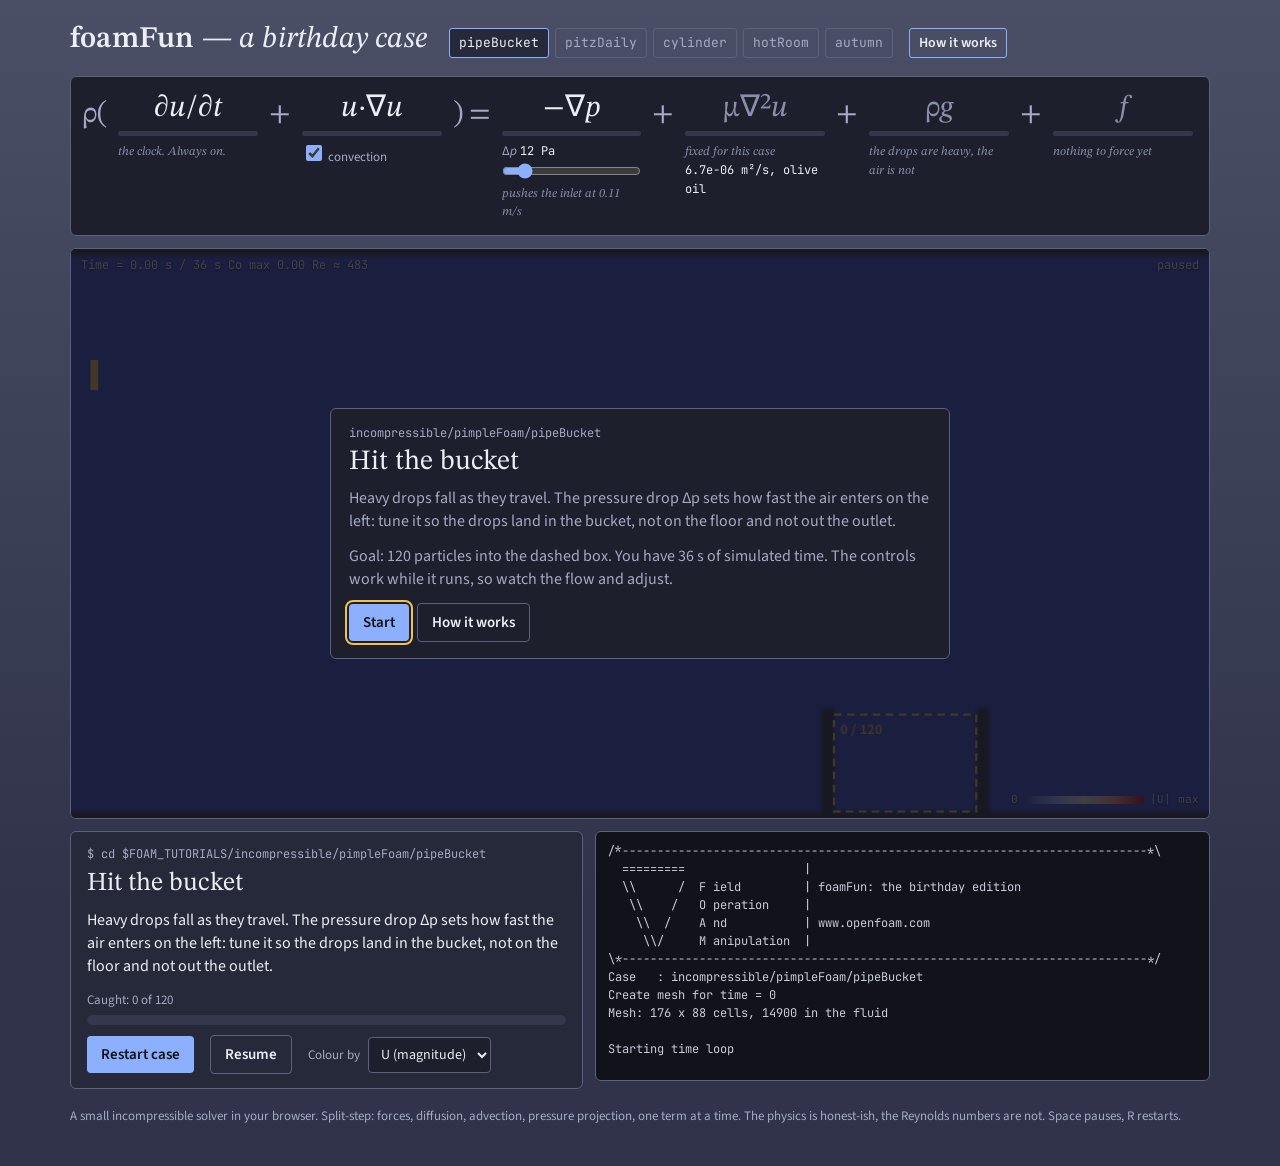
<file: flowGame/index.html>
<!doctype html>
<html lang="en">
<head>
<meta charset="utf-8">
<meta name="viewport" content="width=device-width, initial-scale=1, viewport-fit=cover">
<meta name="description" content="A tiny CFD game: play with the terms of the momentum equation and watch the flow react.">
<meta property="og:title" content="foamFun — a birthday case">
<meta property="og:description" content="Play with the terms of the momentum equation: pressure drop, viscosity, convection, buoyancy and your own body force.">
<meta property="og:type" content="website">
<meta property="og:image" content="https://USERNAME.github.io/REPO/og.png">
<meta property="og:url" content="https://USERNAME.github.io/REPO/">
<meta name="twitter:card" content="summary_large_image">
<link rel="icon" href="data:image/svg+xml,<svg xmlns=%22http://www.w3.org/2000/svg%22 viewBox=%220 0 100 100%22><text y=%22.9em%22 font-size=%2290%22>🍂</text></svg>">
<title>foamFun — a birthday case</title>
<link rel="preconnect" href="https://fonts.googleapis.com">
<link rel="preconnect" href="https://fonts.gstatic.com" crossorigin>
<link href="https://fonts.googleapis.com/css2?family=STIX+Two+Text:ital,wght@0,400;0,600;1,400&family=Source+Sans+3:wght@400;600;700&family=JetBrains+Mono:wght@400;600&display=swap" rel="stylesheet">
<style>
:root{
  --bg:#4a4f66; --bg2:#30334a; --panel:#262939; --panel2:#1d1f2c; --line:#5b6180;
  --text:#eceef6; --muted:#a4aac4; --cool:#3b4cc0; --coolL:#8db0fe; --warm:#b40426; --warmL:#f49a7b;
  --warn:#f2c14e; --ok:#8fd6a0;
  --serif:"STIX Two Text","Cambria Math","Times New Roman",serif;
  --sans:"Source Sans 3","Segoe UI",system-ui,sans-serif;
  --mono:"JetBrains Mono",ui-monospace,Menlo,Consolas,monospace;
  box-sizing:border-box; padding-top:env(safe-area-inset-top,0px); padding-bottom:env(safe-area-inset-bottom,0px);
}
html{scroll-padding-top:env(safe-area-inset-top,0px)}
*,*::before,*::after{box-sizing:inherit}
body{margin:0;min-height:100%;color:var(--text);font-family:var(--sans);font-size:16px;line-height:1.45;
  background:linear-gradient(180deg,var(--bg) 0%,var(--bg2) 100%) fixed;background-color:var(--bg2)}
.wrap{max-width:1180px;margin:0 auto;padding:18px 20px 40px}
header{display:flex;flex-wrap:wrap;align-items:baseline;gap:10px 22px;margin-bottom:14px}
h1{font-family:var(--serif);font-weight:400;font-style:italic;font-size:30px;margin:0;letter-spacing:.2px}
h1 b{font-style:normal;font-weight:600}
.cases{display:flex;flex-wrap:wrap;gap:6px}
.cases button{font-family:var(--mono);font-size:13px;color:var(--muted);background:transparent;border:1px solid var(--line);border-radius:3px;padding:4px 9px;cursor:pointer}
.cases button[aria-current="true"]{color:var(--text);background:var(--panel);border-color:var(--coolL)}
.cases button .st{color:var(--warn);margin-left:4px}
button:focus-visible,input:focus-visible,select:focus-visible{outline:2px solid var(--warn);outline-offset:2px}

/* the equation */
.eq{display:grid;grid-template-columns:auto 1fr auto 1fr auto auto 1fr auto 1fr auto 1fr auto 1fr;align-items:stretch;gap:0;
  background:var(--panel2);border:1px solid var(--line);border-radius:6px;padding:10px 8px 12px}
.op{font-family:var(--serif);font-size:30px;color:var(--muted);align-self:start;padding:6px 3px 0}
.term{display:flex;flex-direction:column;gap:6px;padding:4px 8px 2px;border-radius:4px;min-width:0}
.term .sym{font-family:var(--serif);font-size:30px;line-height:1.15;white-space:nowrap;text-align:center}
.term .sym i{font-style:italic}
.term.off .sym{color:#6d7390;text-decoration:line-through;text-decoration-thickness:2px}
.term.locked .sym{color:#8a90ab}
.bar{height:5px;background:#34384d;border-radius:3px;overflow:hidden}
.bar span{display:block;height:100%;width:0;background:linear-gradient(90deg,var(--cool),var(--coolL),#ddd,var(--warmL),var(--warm));background-size:100% 100%;transition:width .12s linear}
.ctl{font-size:13px;color:var(--muted);min-height:44px}
.ctl label{display:block}
.ctl .val{color:var(--text);font-family:var(--mono);font-size:12px}
.ctl input[type=range]{width:100%;accent-color:var(--coolL);margin:2px 0 0}
.note{font-size:12.5px;color:#868cab;font-style:italic;font-family:var(--serif)}
.sw{display:inline-flex;align-items:center;gap:6px;cursor:pointer;font-size:13px}
.sw input{accent-color:var(--coolL);width:16px;height:16px}

/* stage */
.stage{position:relative;margin-top:12px;border:1px solid var(--line);border-radius:6px;overflow:hidden;background:#1a1c26}
canvas#view{display:block;width:100%;height:auto;aspect-ratio:2/1;touch-action:none}
.hud{position:absolute;left:10px;top:8px;right:10px;display:flex;justify-content:space-between;gap:12px;pointer-events:none;font-family:var(--mono);font-size:12px;color:#e6e8f2;text-shadow:0 1px 2px #000a}
.legend{position:absolute;right:10px;bottom:10px;display:flex;align-items:center;gap:6px;font-family:var(--mono);font-size:11px;color:#dfe2ee;text-shadow:0 1px 2px #000a}
.legend i{display:block;width:120px;height:8px;border-radius:2px;background:linear-gradient(90deg,#3b4cc0,#8db0fe,#dddddd,#f49a7b,#b40426)}
.over{position:absolute;inset:0;display:none;align-items:center;justify-content:center;background:rgba(18,19,28,.78);padding:16px}
.over.show{display:flex}
.card{max-width:620px;width:100%;background:var(--panel2);border:1px solid var(--line);border-radius:6px;padding:16px 18px}
.card pre{font-family:var(--mono);font-size:12px;line-height:1.5;margin:0 0 10px;white-space:pre-wrap;color:#d9dbe6}
.card pre .e{color:#ff8a7a}
.card h2{font-family:var(--serif);font-weight:400;font-size:28px;margin:0 0 4px}
.card p{margin:4px 0 12px;color:var(--muted)}
.stars{font-size:26px;color:var(--warn);letter-spacing:4px}
.stars .d{color:#4b4f66}
.btn{font-family:var(--sans);font-weight:600;font-size:15px;color:#111;background:var(--coolL);border:0;border-radius:4px;padding:8px 14px;cursor:pointer;margin-right:8px}
.btn.alt{background:transparent;color:var(--text);border:1px solid var(--line)}

/* bottom */
.below{display:grid;grid-template-columns:minmax(0,5fr) minmax(0,6fr);gap:12px;margin-top:12px}
.brief{background:var(--panel);border:1px solid var(--line);border-radius:6px;padding:14px 16px}
.brief .path{font-family:var(--mono);font-size:12px;color:var(--muted)}
.brief h2{font-family:var(--serif);font-weight:400;font-size:26px;margin:2px 0 6px}
.brief p{margin:0 0 12px;max-width:60ch}
.prog{height:10px;background:#34384d;border-radius:5px;overflow:hidden;margin:6px 0 4px}
.prog span{display:block;height:100%;width:0;background:var(--ok)}
.row{display:flex;flex-wrap:wrap;gap:8px;align-items:center;margin-top:10px}
.row select{font-family:var(--sans);font-size:14px;background:var(--panel2);color:var(--text);border:1px solid var(--line);border-radius:4px;padding:6px 8px}
.small{font-size:13px;color:var(--muted)}
.log{background:#11121a;border:1px solid var(--line);border-radius:6px;padding:10px 12px;font-family:var(--mono);font-size:12px;line-height:1.5;color:#c9ccd9;height:250px;overflow:auto;white-space:pre}
.log .w{color:var(--warn)} .log .g{color:var(--ok)} .log .e{color:#ff8a7a}
footer{margin-top:18px;font-size:13px;color:var(--muted)}
footer code{font-family:var(--mono);font-size:12px}

@media (max-width:900px){
  .eq{grid-template-columns:repeat(3,minmax(0,1fr));gap:8px}
  .op{display:none}
  .term{background:#232637}
  .below{grid-template-columns:1fr}
  h1{font-size:26px}
}
@media (max-width:520px){ .eq{grid-template-columns:repeat(2,minmax(0,1fr))} .term .sym{font-size:26px} .wrap{padding:12px} }

.readme{max-width:720px;margin:6px auto 0;background:var(--panel2);border:1px solid var(--line);border-radius:6px;padding:26px 32px 22px;font-family:var(--serif);font-size:18px;line-height:1.6}
.readme h2{font-weight:400;font-size:34px;margin:0 0 10px;line-height:1.2}
.readme h3{font-family:var(--sans);font-weight:700;font-size:17px;margin:26px 0 6px;color:var(--coolL)}
.readme p,.readme li{max-width:66ch;margin:0 0 12px}
.readme .lead{font-size:20px;color:#d7daea}
.readme ol{padding-left:22px}
.readme .math{font-size:20px;text-align:center;background:#171926;border-radius:4px;padding:10px;overflow-x:auto;max-width:none}
.readme .refs{font-size:15.5px;color:var(--muted)}
.readme b{font-weight:600}
@media (max-width:520px){.readme{padding:18px 16px;font-size:17px}}
[hidden]{display:none!important}
.cases button.how{margin-left:10px;font-family:var(--sans);font-size:14px;font-weight:600;color:var(--text);border-color:var(--coolL)}
</style>
</head>
<body>
<div class="wrap">
<header>
  <h1><b>foamFun</b> — a birthday case</h1>
  <nav class="cases" id="cases" aria-label="Cases"></nav>
</header>

<div id="game">
<section class="eq" aria-label="Momentum equation controls">
  <div class="op">ρ(</div>
  <div class="term" id="t-ddt"><div class="sym">∂<i>u</i>/∂<i>t</i></div><div class="bar"><span></span></div><div class="ctl"><span class="note">the clock. Always on.</span></div></div>
  <div class="op">+</div>
  <div class="term" id="t-conv"><div class="sym"><i>u</i>·∇<i>u</i></div><div class="bar"><span></span></div>
    <div class="ctl"><label class="sw"><input type="checkbox" id="conv" checked> convection</label><span class="note" id="convNote"></span></div></div>
  <div class="op">)</div>
  <div class="op">=</div>
  <div class="term" id="t-p"><div class="sym">−∇<i>p</i></div><div class="bar"><span></span></div>
    <div class="ctl" id="pCtl"><label for="dp">Δ<i>p</i> <span class="val" id="dpVal"></span></label><input type="range" id="dp" min="0" max="1000" value="100"></div></div>
  <div class="op">+</div>
  <div class="term" id="t-nu"><div class="sym">μ∇²<i>u</i></div><div class="bar"><span></span></div>
    <div class="ctl" id="nuCtl"><label for="nu">ν <span class="val" id="nuVal"></span></label><input type="range" id="nu" min="0" max="1000" value="500"></div></div>
  <div class="op">+</div>
  <div class="term" id="t-g"><div class="sym">ρ<i>g</i></div><div class="bar"><span></span></div>
    <div class="ctl" id="gCtl">
      <label for="g"><i>g</i> <span class="val" id="gVal"></span></label><input type="range" id="g" min="0" max="1000" value="400">
      <label for="heat">heater Δ<i>T</i> <span class="val" id="heatVal"></span></label><input type="range" id="heat" min="0" max="1000" value="200">
    </div></div>
  <div class="op">+</div>
  <div class="term" id="t-f"><div class="sym"><i>f</i></div><div class="bar"><span></span></div>
    <div class="ctl" id="fCtl"></div></div>
</section>

<div class="stage">
  <canvas id="view" width="1056" height="528" aria-label="Flow field"></canvas>
  <div class="hud"><span id="hudL"></span><span id="hudR"></span></div>
  <div class="legend"><span id="legLo"></span><i></i><span id="legHi"></span></div>
  <div class="over" id="over"><div class="card" id="card"></div></div>
</div>

<div class="below">
  <div class="brief">
    <div class="path" id="path"></div>
    <h2 id="title"></h2>
    <p id="brief"></p>
    <div class="small" id="goal"></div>
    <div class="prog"><span id="prog"></span></div>
    <div class="row">
      <button class="btn" id="restart">Restart case</button>
      <button class="btn alt" id="pause">Pause</button>
      <button class="btn alt" id="finish" hidden>Finish</button>
      <label class="small" for="field">Colour by</label>
      <select id="field"><option value="U">U (magnitude)</option><option value="W">vorticity</option><option value="T">T</option></select>
    </div>
  </div>
  <div class="log" id="log" aria-live="off"></div>
</div>
</div>
<article id="readme" class="readme" hidden>
  <h2>How the flow is calculated</h2>
  <p class="lead">No OpenFOAM inside, sorry. Everything runs in your browser in about 300 lines of JavaScript. The core is Jos Stam’s <em>Stable Fluids</em> (1999), the classic real-time method, with one upgrade to the advection.</p>

  <h3>Equations and mesh</h3>
  <p>The solver integrates the 2D incompressible Navier–Stokes equations with a Boussinesq buoyancy term:</p>
  <p class="math">∂<i>u</i>/∂<i>t</i> + (<i>u</i>·∇)<i>u</i> = −∇<i>p</i> + ν∇²<i>u</i> + β<i>g</i><i>T</i> <b>ĵ</b> + <i>f</i>,&nbsp;&nbsp;&nbsp; ∇·<i>u</i> = 0</p>
  <p>The mesh is a uniform Cartesian grid of 176 × 88 cells with all variables collocated at cell centres. Walls, the step, the cylinder and the tree are just a mask of blocked cells, so every curved surface is a staircase. Everything is in grid units, Δ<i>x</i> = Δ<i>t</i> = 1, and 100 time steps are shown as one second.</p>

  <h3>One time step, one term at a time</h3>
  <p>Instead of solving the equation as a whole, each step is split into sub-steps, and each sub-step applies one term. This is exactly why the terms in the game can be switched off: a switch simply skips its sub-step.</p>
  <ol>
    <li><b>Body forces</b>, explicitly: buoyancy β<i>gT</i> in hotRoom and your wind <i>f</i> in the last case.</li>
    <li><b>Viscous diffusion</b>, implicit Euler: (<i>I</i> − νΔ<i>t</i>∇²)<i>u</i> = <i>u</i>*, a few Jacobi sweeps. No-slip comes for free because blocked cells hold zero velocity.</li>
    <li><b>Convection</b>, semi-Lagrangian: each cell centre is traced backwards along the local velocity and the old field is interpolated there bilinearly. Plain semi-Lagrangian is very diffusive, so it is wrapped in BFECC (back-and-forth error compensation), with a limiter against overshoots. This is what keeps the Kármán street alive.</li>
    <li><b>Pressure projection</b>: solve ∇²<i>p</i> = ∇·<i>u</i>* with 20 Jacobi sweeps and subtract ∇<i>p</i>. Zero gradient at walls, <i>p</i> = 0 at the outlet. In the closed rooms this is the only job of the pressure: keeping ∇·<i>u</i> = 0.</li>
    <li><b>Temperature</b> is a passive scalar, advected semi-Lagrangian, with the heater cells held at fixed <i>T</i>.</li>
  </ol>
  <p>Compared with pimpleFoam this is a non-iterative fractional-step projection (Chorin’s method): no PISO correctors, no outer loops, first-order splitting error, Jacobi instead of GAMG and no Rhie–Chow, so the collocated checkerboard is just smoothed away. The “residual” in the log is the mean divergence before projection, which is at least an honest number.</p>

  <h3>What is faked</h3>
  <p><b>Δp is not a pressure boundary condition.</b> The bulk inlet velocity comes from a lumped law, Δ<i>p</i> = <i>a</i>ν<i>U</i> + <i>bU</i>², a Hagen–Poiseuille-like part plus a quadratic loss, relaxed in time so the flow spins up. It is imposed as a plug profile with smoothed edges.</p>
  <p><b>The crash is a game rule.</b> Semi-Lagrangian advection is unconditionally stable, so this solver would happily run at Courant 10. The fatal error at Co &gt; 2 is there for the drama.</p>
  <p><b>The Reynolds number is optimistic.</b> At low ν the numerical diffusion of the advection is larger than the physical viscosity, so the effective Re is lower than the one in the corner. The shedding, recirculation and plumes are nevertheless produced by the flow itself, not scripted.</p>
  <p><b>Units are decorative.</b> The ν shown is the grid value rescaled so that the lowest setting looks like water; the fluid names, Pa, K and planets are for fun.</p>
  <p><b>Particles</b> are one-way-coupled tracers: <i>x</i><sub>n+1</sub> = <i>x</i><sub>n</sub> + <i>u</i>(<i>x</i><sub>n</sub>)Δ<i>t</i> − <i>w</i><sub>s</sub><b>ĵ</b>, with a settling velocity <i>w</i><sub>s</sub> for the heavy ones and a small random walk for the dye. A leaf stays on the tree until the local speed exceeds its grip for a few steps; then it falls with a little flutter.</p>
  <p><b>The term bars</b> show the RMS change of velocity produced by each sub-step, normalised by the largest one. When the flow becomes steady, ∂<i>u</i>/∂<i>t</i> drops and the other terms balance each other, which is the equation doing exactly what it says.</p>

  <h3>Further reading</h3>
  <p class="refs">A. J. Chorin, Numerical solution of the Navier–Stokes equations, <i>Math. Comp.</i> 1968.<br>
  J. Stam, Stable fluids, <i>SIGGRAPH</i> 1999.<br>
  B. Kim, Y. Liu, I. Llamas, J. Rossignac, FlowFixer: using BFECC for fluid simulation, 2005.</p>
  <p><button class="btn" id="backToGame">Back to the game</button></p>
</article>

<footer>A small incompressible solver in your browser. Split-step: forces, diffusion, advection, pressure projection, one term at a time. The physics is honest-ish, the Reynolds numbers are not. Space pauses, R restarts.</footer>
</div>

<script>
// ---- fluid core (grid units, dx=1, dt=1) ----
function Sim(NX, NY){
  const N=NX*NY, S=this;
  S.NX=NX; S.NY=NY; S.N=N;
  const A=()=>new Float32Array(N);
  S.u=A(); S.v=A(); S.p=A(); S.T=A(); S.solid=new Uint8Array(N); S.inlet=new Uint8Array(N); S.outlet=new Uint8Array(N); S.heater=new Uint8Array(N);
  S.fx=A(); S.fy=A(); S.div=A(); S.t1=A(); S.t2=A(); S.t3=A(); S.t4=A(); S.u0=A(); S.v0=A(); S.w=A();
  S.nu=0.01; S.conv=true; S.Uin=0; S.inletProf=A(); S.vort=0.0; S.g=0; S.beta=0; S.Th=0; S.open=false;
  S.mag={ddt:0,conv:0,p:0,diff:0,g:0,f:0}; S.step=0; S.Co=0; S.CoMean=0; S.res0=0;
}
Sim.prototype.idx=function(i,j){return i+j*this.NX};
Sim.prototype.sample=function(f,x,y){
  const NX=this.NX,NY=this.NY;
  if(x<0)x=0; if(y<0)y=0; if(x>NX-1.001)x=NX-1.001; if(y>NY-1.001)y=NY-1.001;
  const i=x|0,j=y|0,a=x-i,b=y-j,k=i+j*NX;
  return (1-a)*(1-b)*f[k]+a*(1-b)*f[k+1]+(1-a)*b*f[k+NX]+a*b*f[k+NX+1];
};
Sim.prototype.sl=function(dst,src,sgn){ // semi-Lagrangian
  const NX=this.NX,NY=this.NY,u=this.u,v=this.v,s=this.solid;
  for(let j=0;j<NY;j++)for(let i=0;i<NX;i++){const k=i+j*NX; if(s[k]){dst[k]=0;continue}
    dst[k]=this.sample(src,i-sgn*u[k],j-sgn*v[k]);}
};
Sim.prototype.bfecc=function(dst,src){
  const a=this.t1,b=this.t2,c=this.t3,N=this.N,NX=this.NX,NY=this.NY,u=this.u,v=this.v,s=this.solid;
  this.sl(a,src,1); this.sl(b,a,-1);
  for(let k=0;k<N;k++)c[k]=src[k]+0.5*(src[k]-b[k]);
  this.sl(dst,c,1);
  // clamp
  for(let j=0;j<NY;j++)for(let i=0;i<NX;i++){const k=i+j*NX; if(s[k])continue;
    let x=i-u[k],y=j-v[k]; if(x<0)x=0;if(y<0)y=0;if(x>NX-1.001)x=NX-1.001;if(y>NY-1.001)y=NY-1.001;
    const ii=x|0,jj=y|0,q=ii+jj*NX; const m1=Math.min(src[q],src[q+1],src[q+NX],src[q+NX+1]),m2=Math.max(src[q],src[q+1],src[q+NX],src[q+NX+1]);
    if(dst[k]<m1||dst[k]>m2)dst[k]=a[k];}
};
Sim.prototype.bc=function(){
  const N=this.N,u=this.u,v=this.v,s=this.solid,NX=this.NX;
  for(let k=0;k<N;k++){ if(s[k]){u[k]=0;v[k]=0} else if(this.inlet[k]){u[k]=this.Uin*this.inletProf[k];v[k]=0} else if(this.outlet[k]){u[k]=Math.max(0,u[k-1]);v[k]=v[k-1]} }
};
Sim.prototype.diffuse=function(f,f0,it){
  if(!this.pm)this.prep(); const a=this.nu,NX=this.NX,cells=this.pcells,M=cells.length,den=1/(1+4*a);
  f0.set(f);
  for(let n=0;n<it;n++)for(let q=0;q<M;q++){const k=cells[q]; f[k]=(f0[k]+a*(f[k-1]+f[k+1]+f[k-NX]+f[k+NX]))*den;}
};
Sim.prototype.project=function(it){
  const NX=this.NX,NY=this.NY,u=this.u,v=this.v,p=this.p,d=this.div,s=this.solid,out=this.outlet;
  for(let j=1;j<NY-1;j++)for(let i=1;i<NX-1;i++){const k=i+j*NX; d[k]=s[k]?0:0.5*(u[k+1]-u[k-1]+v[k+NX]-v[k-NX]);}
  let r0=0; for(let k=0;k<this.N;k++)r0+=Math.abs(d[k]); this.res0=r0/this.N;
  if(!this.pm){ this.prep(); }
  const pm=this.pm, cells=this.pcells, M=cells.length;
  for(let n=0;n<it;n++)for(let q=0;q<M;q++){const k=cells[q], m=pm[k];
    let sum=0; if(m&1)sum+=p[k-1]; if(m&2)sum+=p[k+1]; if(m&4)sum+=p[k-NX]; if(m&8)sum+=p[k+NX];
    p[k]=(sum-d[k])*this.pinv[k];}
  for(let j=1;j<NY-1;j++)for(let i=1;i<NX-1;i++){const k=i+j*NX; if(s[k]||this.inlet[k]||out[k])continue;
    const pE=(s[k+1]||this.inlet[k+1])?p[k]:p[k+1], pW=(s[k-1]||this.inlet[k-1])?p[k]:p[k-1];
    const pN=(s[k+NX])?p[k]:p[k+NX], pS=(s[k-NX])?p[k]:p[k-NX];
    u[k]-=0.5*(pE-pW); v[k]-=0.5*(pN-pS);}
};
Sim.prototype.prep=function(){
  const NX=this.NX,NY=this.NY,s=this.solid,inl=this.inlet,out=this.outlet; this.pm=new Uint8Array(this.N); this.pinv=new Float32Array(this.N); const c=[];
  for(let j=1;j<NY-1;j++)for(let i=1;i<NX-1;i++){const k=i+j*NX; if(s[k]||out[k]||inl[k])continue; let m=0,n=0;
    if(!s[k-1]&&!inl[k-1]){m|=1;n++} if(!s[k+1]&&!inl[k+1]){m|=2;n++} if(!s[k-NX]&&!inl[k-NX]){m|=4;n++} if(!s[k+NX]&&!inl[k+NX]){m|=8;n++}
    this.pm[k]=m; this.pinv[k]=n?1/n:0; c.push(k);} this.pcells=Int32Array.from(c);
};
Sim.prototype.rmsDelta=function(a,b,c,d){let s=0,n=0;const sol=this.solid;for(let k=0;k<this.N;k++){if(sol[k])continue;const x=a[k]-b[k],y=c[k]-d[k];s+=x*x+y*y;n++}return Math.sqrt(s/Math.max(n,1))};
Sim.prototype.stepOnce=function(){
  const N=this.N,NX=this.NX,NY=this.NY,u=this.u,v=this.v,s=this.solid,u0=this.u0,v0=this.v0;
  if(!this.su){this.su=new Float32Array(N);this.sv=new Float32Array(N);this.nu_=new Float32Array(N);this.nv_=new Float32Array(N);this.tt=new Float32Array(N)} const su=this.su,sv=this.sv; su.set(u); sv.set(v);
  // forces: buoyancy, user, vorticity confinement
  let gm=0,fm=0,nf=0;
  const T=this.T;
  if(this.vort>0){ const w=this.w; for(let j=1;j<NY-1;j++)for(let i=1;i<NX-1;i++){const k=i+j*NX; w[k]=0.5*(v[k+1]-v[k-1]-u[k+NX]+u[k-NX]);}
    for(let j=2;j<NY-2;j++)for(let i=2;i<NX-2;i++){const k=i+j*NX; if(s[k])continue; const gx=0.5*(Math.abs(w[k+1])-Math.abs(w[k-1])), gy=0.5*(Math.abs(w[k+NX])-Math.abs(w[k-NX])); const l=Math.hypot(gx,gy)+1e-6;
      u[k]+=this.vort*(gy/l)*w[k]; v[k]-=this.vort*(gx/l)*w[k];}}
  for(let k=0;k<N;k++){ if(s[k])continue; nf++;
    const b=this.beta*this.g*T[k]; v[k]+=b; gm+=b*b;
    const fx=this.fx[k],fy=this.fy[k]; if(fx||fy){u[k]+=fx;v[k]+=fy;fm+=fx*fx+fy*fy} }
  this.bc();
  // diffusion
  u0.set(u); v0.set(v);
  const t4=this.t4; const di=this.nu<0.004?2:(this.nu<0.03?5:10); this.diffuse(u,t4,di); this.diffuse(v,t4,di);
  this.mag.diff=this.rmsDelta(u,u0,v,v0);
  this.bc();
  // convection
  if(this.conv){ u0.set(u); v0.set(v); const nu_=this.nu_, nv_=this.nv_;
    this.bfecc(nu_,u0); this.bfecc(nv_,v0); u.set(nu_); v.set(nv_);
    this.mag.conv=this.rmsDelta(u,u0,v,v0); } else this.mag.conv=0;
  this.bc();
  u0.set(u); v0.set(v);
  this.project(this.pit||25); this.bc();
  this.mag.p=this.rmsDelta(u,u0,v,v0);
  // scalar T
  if(this.beta){ const t=this.tt; this.sl(t,T,1); for(let k=0;k<N;k++){T[k]=this.heater[k]?this.Th:t[k]*0.9985} }
  this.mag.g=Math.sqrt(gm/Math.max(nf,1)); this.mag.f=Math.sqrt(fm/Math.max(nf,1));
  this.mag.ddt=this.rmsDelta(u,su,v,sv);
  let cm=0,cs=0; for(let k=0;k<N;k++){if(s[k])continue; const m=Math.hypot(u[k],v[k]); cs+=m; if(m>cm)cm=m}
  this.Co=cm; this.CoMean=cs/Math.max(nf,1); this.step++;
};
if(typeof module!=='undefined')module.exports=Sim;

</script>
<script>
// ---- levels + particles (no DOM) ----
const NX=176, NY=88;
function rect(S,x0,y0,x1,y1,arr){for(let j=y0;j<=y1;j++)for(let i=x0;i<=x1;i++)(arr||S.solid)[i+j*NX]=1;}
function channel(S,yLo){ for(let j=0;j<NY;j++)for(let i=0;i<NX;i++){const k=i+j*NX;
  if(j==0||j==NY-1)S.solid[k]=1; else if(i==0){ if(j>=yLo){S.inlet[k]=1;S.inletProf[k]=Math.tanh((j-yLo+1)/3)*Math.tanh((NY-1-j)/3)} else S.solid[k]=1;} else if(i==NX-1)S.outlet[k]=1;} }
function box(S){ for(let j=0;j<NY;j++)for(let i=0;i<NX;i++){ if(j==0||j==NY-1||i==0||i==NX-1)S.solid[i+j*NX]=1; } }
const LEVELS=[
 {id:'pipeBucket', path:'incompressible/pimpleFoam/pipeBucket', title:'Hit the bucket',
  brief:'Heavy drops fall as they travel. The pressure drop Δp sets how fast the air enters on the left: tune it so the drops land in the bucket, not on the floor and not out the outlet.',
  terms:{dp:true}, dpMax:0.25, Lref:86, nu:0.02, g:1, dp0:0.03, open:true, T:3600,
  setup(S){channel(S,1); rect(S,116,1,117,16); rect(S,140,1,141,16);},
  nozzle:{x:4,y:68,dy:2,rate:0.4}, settle:0.11, target:{x0:118,y0:1,x1:139,y1:15,mode:'capture',need:120}, field:'U'},
 {id:'pitzDaily', path:'incompressible/pimpleFoam/pitzDaily', title:'Fill the bubble',
  brief:'Trap dye in the recirculation behind the step. Δp sets the inlet speed, ν the fluid. A lazy, viscous flow never lets it in.',
  terms:{dp:true,nu:true}, dpMax:1.5, Lref:34, nu:0.15, g:0, dp0:0.3, open:true, T:4200,
  setup(S){channel(S,34); rect(S,0,0,43,33);},
  nozzle:{x:2,y:38,dy:3,rate:1}, settle:0, jitter:0.05, life:1500, target:{x0:45,y0:1,x1:72,y1:22,mode:'hold',need:70}, field:'W'},
 {id:'cylinder', path:'incompressible/pimpleFoam/cylinder', title:'Kármán catapult',
  brief:'Dye leaves the nozzle dead on axis. Get the wake to fling it into the basket above.',
  terms:{dp:true,nu:true}, dpMax:1, Lref:13, nu:0.2, g:0, dp0:0.3, open:true, T:4200,
  setup(S){channel(S,1); for(let j=0;j<NY;j++)for(let i=0;i<NX;i++)if(Math.hypot(i-40,j-44)<6.5)S.solid[i+j*NX]=1;},
  nozzle:{x:3,y:44,dy:1,rate:1.2}, settle:0, jitter:0.02, target:{x0:118,y0:64,x1:150,y1:84,mode:'capture',need:70}, field:'W'},
 {id:'hotRoom', path:'heatTransfer/buoyantFoam/hotRoom', title:'Hot room',
  brief:'Lift the heavy dust over the wall with the heater. More gravity means more buoyancy, but the dust also falls faster.',
  terms:{nu:true,g:true}, Lref:30, nu:0.02, g:0.5, heat0:0.2, open:false, T:5000,
  setup(S){box(S); rect(S,70,1,72,34); rect(S,14,1,34,3,S.heater);},
  nozzle:{x:24,y:6,dy:2,rate:0.6}, settle:0.04, target:{x0:76,y0:1,x1:174,y1:86,mode:'capture',need:120}, field:'T'},
 {id:'autumn', path:'incompressible/pimpleFoam/autumn', title:'Autumn wind',
  brief:'Drag on the air to make wind: fast strokes through the crown work best. Three quarters of the leaves down wins, all of them gets three stars. Press Finish whenever you have had enough.',
  terms:{nu:true,f:true}, Lref:20, nu:0.01, g:0, open:false, T:6000,
  setup(S,st){box(S); rect(S,86,1,89,34); // trunk
    const br=[[88,33,80,40],[88,35,96,43]];
    for(const [x0,y0,x1,y1] of br){const n=Math.max(Math.abs(x1-x0),Math.abs(y1-y0)); for(let q=0;q<=n;q++){const x=Math.round(x0+(x1-x0)*q/n),y=Math.round(y0+(y1-y0)*q/n); S.solid[x+y*NX]=1;}}
    let seed=7; const rnd=()=>{seed=(seed*16807)%2147483647; return seed/2147483647};
    st.leaves=[]; while(st.leaves.length<st.nLeaves){ const x=88+(rnd()*2-1)*30, y=52+(rnd()*2-1)*20; if(((x-88)/30)**2+((y-52)/20)**2>1)continue; if(S.solid[Math.round(x)+Math.round(y)*NX])continue;
      st.leaves.push({x,y,x0:x,y0:y,on:true,hot:0,grip:0.07+rnd()*0.09,a:rnd()*6.28,c:(rnd()*4)|0,spin:(rnd()-0.5)*0.2});}},
  nozzle:null, target:{mode:'leaves'}, field:'U'}
];
function dpToU(dp,nu){const A=10*nu,B=0.6;return (-A+Math.sqrt(A*A+4*B*dp))/(2*B)}
function Game(Sim,li,opts){
  const L=LEVELS[li], S=new Sim(NX,NY); this.L=L; this.S=S; this.li=li;
  this.nLeaves=(opts&&opts.leaves)||60;
  L.setup(S,this); S.prep();
  S.nu=L.nu; S.g=L.g||0; S.beta=L.id=='hotRoom'?0.03:0; S.Th=L.heat0||0; this.dp=L.dp0||0; S.pit=20;
  this.MAX=2500; this.px=new Float32Array(this.MAX); this.py=new Float32Array(this.MAX); this.age=new Float32Array(this.MAX); this.st=new Uint8Array(this.MAX); this.np=0; this.acc=0;
  this.count=0; this.best=0; this.step=0; this.state='run'; this.breath=100; this.breathUsed=0; this.energy=0;
}
Game.prototype.emit=function(){const n=this.L.nozzle; if(!n)return; this.acc+=n.rate;
  while(this.acc>=1){this.acc--; let k=-1; for(let q=0;q<this.MAX;q++){const c=(this.cur=((this.cur|0)+1)%this.MAX); if(!this.st[c]){k=c;break}} if(k<0)return;
    this.px[k]=n.x+Math.random(); this.py[k]=n.y+(Math.random()*2-1)*n.dy; this.age[k]=0; this.st[k]=1;}};
Game.prototype.update=function(){
  if(this.state!=='run')return; const S=this.S,L=this.L;
  if(L.open){ const Ut=dpToU(this.dp,S.nu); S.Uin+=(Ut-S.Uin)*0.03; this.energy+=this.dp*S.Uin; }
  S.stepOnce(); this.step++;
  if(S.Co>2){this.state='crash';return}
  this.emit();
  const ws=(L.settle||0)*(L.id=='hotRoom'?S.g/0.5:1), jit=L.jitter||0, t=L.target; let inside=0;
  for(let k=0;k<this.MAX;k++){ if(this.st[k]!==1)continue; let x=this.px[k],y=this.py[k];
    const u=S.sample(S.u,x,y), v=S.sample(S.v,x,y);
    let nx=x+u+(Math.random()-0.5)*jit, ny=y+v-ws+(Math.random()-0.5)*jit;
    const ci=Math.round(nx),cj=Math.round(ny);
    if(nx>=NX-1.5||nx<0){this.st[k]=0;continue}
    if(cj<0||cj>=NY||S.solid[ci+cj*NX]){ if(ws>0&&ny<y&&S.solid[Math.round(x)+cj*NX]){this.st[k]=2; this.age[k]=0; this.py[k]=cj+0.6; continue} nx=x; ny=y; }
    this.px[k]=nx; this.py[k]=ny; this.age[k]++;
    if(L.life&&this.age[k]>L.life){this.st[k]=0;continue}
    if(t.mode!=='candles'&&nx>=t.x0&&nx<=t.x1+1&&ny>=t.y0&&ny<=t.y1+1){ if(t.mode=='capture'){this.st[k]=0;this.count++} else inside++; }
  }
  for(let k=0;k<this.MAX;k++) if(this.st[k]===2&&++this.age[k]>90)this.st[k]=0;  // settled drops fade
  if(t.mode=='hold'){this.count=inside; this.best=Math.max(this.best,inside)}
  if(t.mode=='leaves'){ let on=0; for(const l of this.leaves){ const u=S.sample(S.u,l.x,l.y), v=S.sample(S.v,l.x,l.y), sp=Math.hypot(u,v);
      if(l.on){ if(sp>l.grip)l.hot++; else l.hot=Math.max(0,l.hot-0.5); l.x=l.x0+u*6; l.y=l.y0+v*6; if(l.hot>7){l.on=false;} else on++; }
      else { let nx=l.x+u+0.15*Math.sin(l.a*2), ny=l.y+v-0.035; l.a+=l.spin+sp*0.3;
        if(nx<1.5)nx=1.5; if(nx>NX-2.5)nx=NX-2.5; if(ny>NY-2.5)ny=NY-2.5;
        if(ny<1.4||S.solid[Math.round(nx)+Math.round(ny)*NX]){ if(ny<1.4)ny=1.4; else {nx=l.x;ny=l.y} }
        l.x=nx; l.y=ny; } }
    this.count=this.leaves.length-on; this.need=this.leaves.length;
    if(!this.blowing)this.breath=Math.min(100,this.breath+0.1); this.blowing=false;
    if(on==0)this.state='win'; }
  else { this.need=t.need; if(this.count>=t.need)this.state='win'; }
  if(this.state==='run'&&this.step>=L.T)this.state=(t.mode==='leaves'&&this.count>=0.75*this.need)?'win':'timeout';
};
Game.prototype.blow=function(x,y,dx,dy){ // user force f
  const S=this.S; if(this.breath<=0){this.blowing=false;return}
  const m=Math.hypot(dx,dy); if(m<1e-3)return; const s=Math.min(m,4)*0.03, ux=dx/m, uy=dy/m, R=7; let used=0;
  for(let j=Math.max(1,(y-R)|0);j<=Math.min(NY-2,(y+R)|0);j++)for(let i=Math.max(1,(x-R)|0);i<=Math.min(NX-2,(x+R)|0);i++){
    let w=1-Math.hypot(i-x,j-y)/R; if(w<=0)continue; const k=i+j*NX; w*=Math.max(0,1-Math.hypot(S.u[k],S.v[k])/1.1); S.fx[k]+=ux*s*w; S.fy[k]+=uy*s*w; used+=s*w;}
  this.breath-=used*0.12; this.breathUsed+=used*0.12; if(this.breath<0)this.breath=0; this.blowing=true;
};
Game.prototype.decayForce=function(){const S=this.S; for(let k=0;k<S.N;k++){S.fx[k]*=0.6;S.fy[k]*=0.6}};
Game.prototype.stars=function(){ // 1-3
  const L=this.L,f=this.step/L.T; if(this.state!=='win')return 0;
  if(L.id=='autumn'){const q=this.count/this.need; return q>=1?3:q>=0.9?2:1;}
  return f<0.4?3:f<0.7?2:1; };
if(typeof module!=='undefined')module.exports={LEVELS,Game,NX,NY,dpToU};

</script>
<script>
(function(){
const qs=new URLSearchParams(location.search);
const NAME=(qs.get('name')||'').slice(0,30), LEAVES=Math.max(5,Math.min(150,parseInt(qs.get('leaves'))||60));
const $=id=>document.getElementById(id);
const cv=$('view'), ctx=cv.getContext('2d'); const off=document.createElement('canvas'); off.width=NX; off.height=NY; const octx=off.getContext('2d'); const img=octx.createImageData(NX,NY);
const reduce=matchMedia('(prefers-reduced-motion: reduce)').matches;
let G=null, li=0, paused=false, field='U', t0=performance.now(), logLines=[], best={};
try{best=JSON.parse(localStorage.getItem('foamFun.best')||'{}')}catch(e){best={}}

// colormap: ParaView Cool to Warm
const CM=[[0,59,76,192],[.25,141,176,254],[.5,221,221,221],[.75,244,154,123],[1,180,4,38]];
const LUT=new Uint8Array(256*3); for(let i=0;i<256;i++){const x=i/255; let a=0; while(a<3&&x>CM[a+1][0])a++; const p=CM[a],q=CM[a+1],t=(x-p[0])/(q[0]-p[0]); for(let c=0;c<3;c++)LUT[i*3+c]=Math.round(p[c+1]+(q[c+1]-p[c+1])*t);}

// ---- slider mappings ----
const NU0=0.002,NU1=0.4;
const nuFrom=s=>Math.pow(10,Math.log10(NU0)+s/1000*(Math.log10(NU1)-Math.log10(NU0)));
const nuTo=nu=>Math.round(1000*(Math.log10(nu)-Math.log10(NU0))/(Math.log10(NU1)-Math.log10(NU0)));
const fluid=nu=>nu<0.006?'water':nu<0.03?'olive oil':nu<0.12?'syrup':'honey';
const gFrom=s=>0.08+s/1000*(1.26-0.08), gTo=g=>Math.round((g-0.08)/(1.26-0.08)*1000);
const planet=g=>{const a=g*19.62; return a<3?'Moon':a<6?'Mars':a<13?'Earth':a<20?'Neptune-ish':'Jupiter'};
const fmtE=x=>x.toExponential(1).replace('e-','e-0').replace('e+','e+0');

function readControls(){ if(!G)return; const L=G.L,S=G.S;
  if(L.terms.dp){ G.dp=L.dpMax*$('dp').value/1000; }
  if(L.terms.nu){ S.nu=nuFrom(+$('nu').value); }
  if(L.terms.g){ S.g=gFrom(+$('g').value); S.Th=+$('heat').value/1000; }
  S.conv=$('conv').checked;
  labels(); }
function labels(){ const L=G.L,S=G.S;
  $('dpVal').textContent=L.open?(G.dp*400).toFixed(0)+' Pa':''; const ui=$('uinVal'); if(ui&&L.open){ ui.textContent='pushes the inlet at '+dpToU(G.dp,S.nu).toFixed(2)+' m/s'+(L.terms.nu?' (less when thicker)':''); }
  const Uref=L.open?dpToU(G.dp,S.nu):Math.max(S.CoMean||0,0.01)*2;
  $('nuVal').textContent=fmtE(S.nu/0.003*1e-6)+' m²/s, '+fluid(S.nu)+(L.id!=='pipeBucket'?'':'');
  $('gVal').textContent=(S.g*19.62).toFixed(1)+' m/s², '+planet(S.g);
  $('heatVal').textContent=(S.Th*60).toFixed(0)+' K';
  G.Re=Math.round(Uref*L.Lref/Math.max(S.nu,1e-4)); }

function setTerm(id,state,note){ const el=$(id); el.classList.toggle('locked',state==='locked'); el.classList.toggle('off',state==='off'); }
function setupUI(){ const L=G.L;
  $('path').textContent='$ cd $FOAM_TUTORIALS/'+L.path;
  $('title').textContent=L.title; $('brief').textContent=L.brief;
  // ∇p
  if(L.open&&L.terms.dp){ $('pCtl').innerHTML='<label for="dp">Δ<i>p</i> <span class="val" id="dpVal"></span></label><input type="range" id="dp" min="0" max="1000"><div class="note" id="uinVal"></div>'; $('dp').value=Math.round(1000*L.dp0/L.dpMax); $('dp').oninput=readControls; setTerm('t-p','');}
  else { $('pCtl').innerHTML='<span class="note">closed room: pressure only keeps ∇·u = 0</span><span id="dpVal" hidden></span>'; setTerm('t-p','locked'); }
  // ν
  if(L.terms.nu){ $('nuCtl').innerHTML='<label for="nu">ν <span class="val" id="nuVal"></span></label><input type="range" id="nu" min="0" max="1000">'; $('nu').value=nuTo(L.nu); $('nu').oninput=readControls; setTerm('t-nu','');}
  else { $('nuCtl').innerHTML='<span class="note">fixed for this case</span><br><span class="val" id="nuVal"></span>'; setTerm('t-nu','locked'); }
  // g
  if(L.terms.g){ $('gCtl').innerHTML='<label for="g"><i>g</i> <span class="val" id="gVal"></span></label><input type="range" id="g" min="0" max="1000"><label for="heat">heater Δ<i>T</i> <span class="val" id="heatVal"></span></label><input type="range" id="heat" min="0" max="1000">';
    $('g').value=gTo(L.g); $('heat').value=Math.round(1000*L.heat0); $('g').oninput=readControls; $('heat').oninput=readControls; setTerm('t-g','');}
  else { $('gCtl').innerHTML=(L.id==='pipeBucket'?'<span class="note">the drops are heavy, the air is not</span>':'<span class="note">no buoyancy here</span>')+'<span id="gVal" hidden></span><span id="heatVal" hidden></span>'; setTerm('t-g','locked'); }
  // f
  if(L.terms.f){ $('fCtl').innerHTML='<span class="note">drag on the air to make wind</span><div class="small">wind left</div><div class="bar" style="height:8px"><span id="breath" style="background:var(--ok)"></span></div>'; setTerm('t-f','');}
  else { $('fCtl').innerHTML='<span class="note">nothing to force yet</span>'; setTerm('t-f','locked'); }
  $('conv').checked=true; $('convNote').textContent='';
  field=L.field; $('field').value=field;
  markTabs();
  cv.style.cursor=L.terms.f?'crosshair':'default';
}
function buildCases(){ $('cases').innerHTML=LEVELS.map((L,i)=>'<button data-i="'+i+'">'+L.id+(best[L.id]?'<span class="st">'+'★'.repeat(best[L.id])+'</span>':'')+'</button>').join('')+'<button data-i="readme" class="how">How it works</button>';
  document.querySelectorAll('#cases button').forEach(b=>b.onclick=()=>{ if(b.dataset.i==='readme')showReadme(true); else {showReadme(false); load(+b.dataset.i,true);} }); markTabs(); }
function markTabs(){ const rm=!$('readme').hidden; document.querySelectorAll('#cases button').forEach(b=>b.setAttribute('aria-current', rm?(b.dataset.i==='readme'?'true':'false'):(b.dataset.i==String(li)?'true':'false'))); }
function showReadme(on){ $('readme').hidden=!on; $('game').hidden=on; if(on){paused=true; $('pause').textContent='Resume'; scrollTo(0,0);} markTabs(); }

function load(i,fresh){ const keep=!fresh&&G&&G.li===i; const prev=keep?{dp:$('dp')&&$('dp').value,nu:$('nu')&&$('nu').value,g:$('g')&&$('g').value,heat:$('heat')&&$('heat').value,conv:$('conv').checked}:null;
  li=i; G=new Game(Sim,i,{leaves:LEAVES});
  if(!keep){ setupUI(); } else { if(prev.dp&&$('dp'))$('dp').value=prev.dp; if(prev.nu&&$('nu'))$('nu').value=prev.nu; if(prev.g&&$('g')){$('g').value=prev.g;$('heat').value=prev.heat} $('conv').checked=prev.conv; }
  markTabs();
  readControls(); paused=true; $('pause').textContent='Resume'; showOver('<div style="font-family:var(--mono);font-size:12px;color:var(--muted)">'+G.L.path+'</div><h2>'+G.L.title+'</h2><p>'+G.L.brief+'</p><p>'+goalText()+' You have '+(G.L.T/100).toFixed(0)+' s of simulated time. The controls work while it runs, so watch the flow and adjust.</p><button class="btn" data-a="start">Start</button><button class="btn alt" data-a="readme">How it works</button>');
  logLines=[]; t0=performance.now();
  log('/*---------------------------------------------------------------------------*\\');
  log('  =========                 |');
  log('  \\\\      /  F ield         | foamFun: the birthday edition');
  log('   \\\\    /   O peration     |');
  log('    \\\\  /    A nd           | www.openfoam.com');
  log('     \\\\/     M anipulation  |');
  log('\\*---------------------------------------------------------------------------*/');
  log('Case   : '+G.L.path);
  log('Create mesh for time = 0'); log('Mesh: '+NX+' x '+NY+' cells, '+G.S.pcells.length+' in the fluid');
  log(''); log('Starting time loop'); log('');
  flushLog(); }

// ---- log ----
function log(s,c){ logLines.push(c?'<span class="'+c+'">'+esc(s)+'</span>':esc(s)); if(logLines.length>400)logLines.splice(0,logLines.length-400); }
function esc(s){return s.replace(/&/g,'&amp;').replace(/</g,'&lt;')}
function flushLog(){ const el=$('log'); el.innerHTML=logLines.join('\n'); el.scrollTop=el.scrollHeight; }

// ---- rendering ----
function render(){ const S=G.S, d=img.data, u=S.u, v=S.v, s=S.solid; let lo=0,hi=1;
  if(field==='U'){hi=Math.max(0.3,(G.L.open?dpToU(G.dp,S.nu):0.35)*1.4); lo=0}
  else if(field==='W'){hi=0.12; lo=-0.12}
  else {hi=Math.max(0.05,S.Th||0.3); lo=0}
  for(let j=0;j<NY;j++)for(let i=0;i<NX;i++){const k=i+j*NX, o=(i+(NY-1-j)*NX)*4;
    if(s[k]){ const heat=S.heater[k]; let r=44,g=46,b=60; if(heat){r=150;g=70;b=40} else if(G.L.id==='autumn'&&j>0&&i>0&&i<NX-1){r=96;g=66;b=48} d[o]=r;d[o+1]=g;d[o+2]=b;d[o+3]=255;continue}
    let val;
    if(field==='U')val=Math.hypot(u[k],v[k]);
    else if(field==='W'){ const e=(i>0&&i<NX-1&&j>0&&j<NY-1)?0.5*(v[k+1]-v[k-1]-u[k+NX]+u[k-NX]):0; val=e;}
    else val=S.T[k];
    let x=(val-lo)/(hi-lo); x=x<0?0:x>1?1:x; const c=(x*255|0)*3; d[o]=LUT[c];d[o+1]=LUT[c+1];d[o+2]=LUT[c+2];d[o+3]=255;}
  // heater glow on the solid below the heater
  octx.putImageData(img,0,0);
  const W=cv.width,H=cv.height,sx=W/NX,sy=H/NY;
  ctx.imageSmoothingEnabled=true; ctx.drawImage(off,0,0,W,H);
  const X=x=>x*sx+sx/2, Y=y=>H-(y*sy+sy/2);
  const L=G.L,t=L.target;
  // target
  if(t.mode!=='leaves'){ ctx.save(); ctx.setLineDash([7,5]); ctx.lineWidth=2; ctx.strokeStyle='rgba(242,193,78,.95)';
    ctx.strokeRect(t.x0*sx,H-(t.y1+1)*sy,(t.x1-t.x0+1)*sx,(t.y1-t.y0+1)*sy); ctx.setLineDash([]);
    ctx.fillStyle='rgba(242,193,78,.95)'; ctx.font='600 '+Math.max(12,sx*2.2)+'px "Source Sans 3",sans-serif';
    ctx.fillText((t.mode==='hold'?'hold ':'')+G.count+' / '+t.need,t.x0*sx+6,H-(t.y1+1)*sy+Math.max(16,sx*3)); ctx.restore(); }
  // nozzle
  if(L.nozzle){ ctx.fillStyle='#f2c14e'; const n=L.nozzle; ctx.fillRect(X(n.x)-sx*1.5,Y(n.y+n.dy)-2,sx*1.2,(2*n.dy)*sy+4); }
  // particles
  const heavy=(L.settle||0)>0; ctx.fillStyle=heavy?(L.id==='hotRoom'?'rgba(236,205,150,.9)':'rgba(235,245,255,.92)'):'rgba(255,255,255,.85)';
  const r=Math.max(1.4,sx*0.32);
  ctx.beginPath(); for(let k=0;k<G.MAX;k++){ const st=G.st[k]; if(!st)continue; if(st===2&&((G.age[k]|0)&1))continue; const x=X(G.px[k]),y=Y(G.py[k]); ctx.moveTo(x+r,y); ctx.arc(x,y,r,0,6.2832);} ctx.fill();
  // leaves
  if(G.leaves){ const LC=['#e8a33d','#c9502b','#f0cf5a','#9a5a2c'];
    for(const l of G.leaves){ const x=X(l.x), y=Y(l.y); ctx.save(); ctx.translate(x,y); ctx.rotate(l.on?(l.a*0.3+(reduce?0:0.15*Math.sin(G.step*0.05+l.a))):l.a);
      ctx.fillStyle=LC[l.c]; ctx.beginPath(); ctx.ellipse(0,0,sx*1.35,sx*0.7,0,0,6.2832); ctx.fill();
      ctx.strokeStyle='rgba(60,30,15,.55)'; ctx.lineWidth=1; ctx.beginPath(); ctx.moveTo(-sx*1.3,0); ctx.lineTo(sx*1.3,0); ctx.stroke(); ctx.restore(); } }
  // pointer
  if(pointer.down&&L.terms.f){ ctx.strokeStyle='rgba(255,255,255,.6)'; ctx.lineWidth=1.5; ctx.beginPath(); ctx.arc(pointer.x*W,pointer.y*H,5*sx,0,6.3); ctx.stroke(); }
  $('legLo').textContent=field==='U'?'0':field==='W'?'−ω':'T₀'; $('legHi').textContent=field==='U'?'|U| max':field==='W'?'+ω':'T₀+ΔT';
}

// ---- term bars ----
const barEls={ddt:'#t-ddt .bar span',conv:'#t-conv .bar span',p:'#t-p .bar span',diff:'#t-nu .bar span',g:'#t-g .bar span',f:'#t-f .bar span'};
const smooth={ddt:0,conv:0,p:0,diff:0,g:0,f:0};
function bars(){ const m=G.S.mag; let mx=1e-9; for(const k in smooth){smooth[k]=smooth[k]*0.85+(m[k]||0)*0.15; mx=Math.max(mx,smooth[k])}
  for(const k in barEls){ document.querySelector(barEls[k]).style.width=(100*smooth[k]/mx).toFixed(1)+'%'; } }

// ---- pointer (force f) ----
const pointer={down:false,x:0,y:0,px:0,py:0};
function pos(e){const r=cv.getBoundingClientRect(); return [(e.clientX-r.left)/r.width,(e.clientY-r.top)/r.height]}
cv.addEventListener('pointerdown',e=>{ if(!G||!G.L.terms.f)return; cv.setPointerCapture(e.pointerId); const [x,y]=pos(e); Object.assign(pointer,{down:true,x,y,px:x,py:y}); e.preventDefault(); });
cv.addEventListener('pointermove',e=>{ if(!pointer.down)return; const [x,y]=pos(e); pointer.x=x; pointer.y=y; });
['pointerup','pointercancel','pointerleave'].forEach(t=>cv.addEventListener(t,()=>{pointer.down=false}));

// ---- overlays ----
function starStr(n){return '★'.repeat(n)+'<span class="d">'+'★'.repeat(3-n)+'</span>'}
function showOver(html){ $('card').innerHTML=html; $('over').classList.add('show'); const b=$('card').querySelector('button'); if(b)b.focus({preventScroll:true}); }
function onEnd(){ const S=G.S,L=G.L;
  if(G.state==='crash'){
    log(''); log('--> FOAM FATAL ERROR: Courant Number max '+S.Co.toFixed(2)+' exceeds maxCo 2','e'); flushLog();
    const trace=['#0  Foam::error::printStack(Foam::Ostream&) at ??:?','#1  Foam::sigFpe::sigHandler(int) at ??:?','#2  ? in /lib64/libc.so.6',
      '#3  Foam::fvMatrix&lt;Foam::Vector&lt;double&gt;&gt;::solve(Foam::dictionary const&amp;) at ??:?',
      L.id==='autumn'?'#4  Foam::autumn::shakeTree() at ??:?':'#4  Foam::pimpleControl::loop() at ??:?','#5  ? in '+L.id,'#6  __libc_start_main in /lib64/libc.so.6'];
    showOver('<pre>'+trace.join('\n')+'\n<span class="e">Floating point exception (core dumped)</span></pre><p>The Courant number hit '+S.Co.toFixed(2)+'. '+(L.open?'Lower Δp or raise ν':L.terms.f?'Make the wind a little gentler':'Turn the heater down or raise ν')+', then restart.</p><button class="btn" data-a="retry">Restart case</button>');
  } else if(G.state==='win'){
    const n=G.stars(); if(!best[L.id]||best[L.id]<n){best[L.id]=n; try{localStorage.setItem('foamFun.best',JSON.stringify(best))}catch(e){} buildCases();}
    log(''); log('End','g'); log(''); flushLog();
    const last=li===LEVELS.length-1;
    const head=last?(NAME?'Happy birthday, '+esc(NAME)+'!':'Wish granted. Happy birthday!'):'End';
    const sub=last?G.count+' of '+G.need+' leaves down at t = '+(G.step/100).toFixed(2)+' s, using '+Math.round(G.breathUsed)+' units of wind.':'Converged at t = '+(G.step/100).toFixed(2)+' s of '+(L.T/100).toFixed(0)+' s.';
    showOver('<h2>'+head+'</h2><div class="stars">'+starStr(n)+'</div><p>'+sub+'</p>'+(last?'<button class="btn" data-a="readme">How the flow is calculated</button><button class="btn alt" data-a="retry">Play again</button>':'<button class="btn" data-a="next">Next case</button><button class="btn alt" data-a="retry">Play again</button>'));
  } else {
    log(''); log('Reached endTime = '+(L.T/100).toFixed(0)+' s before the objective','w'); log('End'); flushLog();
    showOver('<h2>endTime reached</h2><p>'+(L.target.mode==='leaves'?G.count+' of '+G.need+' leaves down.':'Got '+(L.target.mode==='hold'?G.best:G.count)+' of '+L.target.need+'.')+' '+hint()+'</p><button class="btn" data-a="retry">Restart case</button>');
  }
}
function goalText(){const t=G.L.target; return t.mode==='leaves'?'Goal: at least '+Math.ceil(0.75*G.leaves.length)+' of '+G.leaves.length+' leaves off the tree (90% for two stars, all for three).':t.mode==='hold'?'Goal: '+t.need+' dye particles inside the dashed box at the same moment.':'Goal: '+t.need+' particles into the dashed box.';}
function start(){ $('over').classList.remove('show'); paused=false; $('pause').textContent='Pause'; t0=performance.now(); }
function hint(){ const L=G.L,S=G.S;
  if(L.id==='pipeBucket')return G.count===0&&G.dp<0.06?'The drops land short: push a little harder.':'Check where the drops land and nudge Δp.';
  if(L.id==='pitzDaily')return S.nu>0.04?'A viscous flow never curls into the step. Try a thinner fluid.':'Close. Try a different Δp.';
  if(L.id==='cylinder')return !S.conv?'Without convection the wake stays perfectly symmetric.':S.nu>0.05?'The wake is too calm. Raise the Reynolds number.':'Close. Adjust the Reynolds number a touch.';
  if(L.id==='hotRoom')return 'A stronger plume lifts more dust over the wall.';
  return 'Short strong gusts right through the crown work better than a steady breeze.'; }
$('card').addEventListener('click',e=>{ const a=e.target.dataset&&e.target.dataset.a; if(!a)return;
  if(a==='retry')load(li,false); else if(a==='next')load(Math.min(li+1,LEVELS.length-1),true); else if(a==='first')load(0,true); else if(a==='readme')showReadme(true); else if(a==='start')start(); });

// ---- controls ----
$('conv').onchange=()=>{ readControls(); $('convNote').textContent=$('conv').checked?'':' Stokes flow'; };
$('restart').onclick=()=>load(li,false);
$('finish').onclick=()=>{ if(G&&G.state==='run'&&G.L.target.mode==='leaves'&&G.count>=0.75*G.need){G.state='win'; onEnd();} };
$('pause').onclick=togglePause;
function togglePause(){ if(G.state!=='run')return; if($('over').classList.contains('show')){start();return} paused=!paused; $('pause').textContent=paused?'Resume':'Pause'; }
$('field').onchange=e=>{field=e.target.value};
addEventListener('keydown',e=>{ if(!$('readme').hidden)return; if(e.target.tagName==='INPUT'&&e.target.type!=='range')return; if(e.code==='Space'&&e.target.tagName!=='BUTTON'&&e.target.tagName!=='SELECT'){e.preventDefault();togglePause()} if(e.key==='r'||e.key==='R')load(li,false); });

// ---- main loop ----
let frame=0;
function loop(){ requestAnimationFrame(loop); if(!G)return;
  if(!paused&&G.state==='run'){
    if(pointer.down&&G.L.terms.f){ const dx=(pointer.x-pointer.px)*NX, dy=-(pointer.y-pointer.py)*NY; G.blow(pointer.x*NX,(1-pointer.y)*NY,dx,dy); pointer.px=pointer.x; pointer.py=pointer.y; }
    G.update(); if(G.L.terms.f)G.decayForce(); frame++;
    if(G.step%25===0){ const S=G.S, T=(G.step/100).toFixed(2);
      log('Time = '+T); 
      log('GAMG:  Solving for p, Initial residual = '+fmtE(Math.max(S.res0,1e-9))+', No Iterations '+(S.pit||20));
      log('Courant Number mean: '+S.CoMean.toFixed(4)+' max: '+S.Co.toFixed(4), S.Co>1?'w':'');
      log('ExecutionTime = '+((performance.now()-t0)/1000).toFixed(2)+' s'); log(''); flushLog(); }
    if(G.state!=='run')onEnd(); }
  labels(); render(); bars(); hud(); }
function hud(){ const S=G.S,L=G.L;
  $('hudL').textContent='Time = '+(G.step/100).toFixed(2)+' s / '+(L.T/100).toFixed(0)+' s    Co max '+S.Co.toFixed(2)+(L.open||L.terms.nu?'    Re ≈ '+G.Re:'');
  $('hudR').textContent=paused?'paused':'';
  const need=L.target.mode==='leaves'?G.need:L.target.need, have=L.target.mode==='hold'?G.count:G.count;
  $('goal').textContent=L.target.mode==='leaves'?'Leaves down: '+G.count+' of '+G.need+(G.count>=0.75*G.need?', enough to win':''):L.target.mode==='hold'?'Dye in the bubble right now: '+G.count+' of '+need+' (best '+G.best+')':'Caught: '+G.count+' of '+need;
  $('prog').style.width=Math.min(100,100*have/need)+'%';
  const br=$('breath'); if(br)br.style.width=G.breath.toFixed(0)+'%';
  const fin=$('finish'), can=L.target.mode==='leaves'&&G.state==='run'&&G.count>=0.75*G.need; if(fin.hidden===can)fin.hidden=!can; }

buildCases(); load(0,true); $('backToGame').onclick=()=>{showReadme(false); load(li,true);}; requestAnimationFrame(loop);
})();
</script>
</body>
</html>
</file>
<file: cfdIntro/css/fonts.css>
/* Self-hosted fonts (SIL Open Font License): IBM Plex Sans, IBM Plex Mono, STIX Two Text */
@font-face{font-family:"IBM Plex Sans";font-style:normal;font-weight:300;font-display:swap;src:url("../fonts/ibm-plex-sans-latin-300-normal.woff2") format("woff2");unicode-range:U+0000-00FF,U+0131,U+0152-0153,U+02BB-02BC,U+02C6,U+02DA,U+02DC,U+2000-206F,U+2074,U+20AC,U+2122,U+2191,U+2193,U+2212,U+2215,U+FEFF,U+FFFD}
@font-face{font-family:"IBM Plex Sans";font-style:normal;font-weight:300;font-display:swap;src:url("../fonts/ibm-plex-sans-latin-ext-300-normal.woff2") format("woff2");unicode-range:U+0100-02BA,U+02BD-02C5,U+02C7-02CC,U+02CE-02D7,U+02DD-02FF,U+0304,U+0308,U+0329,U+1D00-1DBF,U+1E00-1E9F,U+1EF2-1EFF,U+2020,U+20A0-20AB,U+20AD-20C0,U+2113,U+2C60-2C7F,U+A720-A7FF}
@font-face{font-family:"IBM Plex Sans";font-style:normal;font-weight:400;font-display:swap;src:url("../fonts/ibm-plex-sans-latin-400-normal.woff2") format("woff2");unicode-range:U+0000-00FF,U+0131,U+0152-0153,U+02BB-02BC,U+02C6,U+02DA,U+02DC,U+2000-206F,U+2074,U+20AC,U+2122,U+2191,U+2193,U+2212,U+2215,U+FEFF,U+FFFD}
@font-face{font-family:"IBM Plex Sans";font-style:normal;font-weight:400;font-display:swap;src:url("../fonts/ibm-plex-sans-latin-ext-400-normal.woff2") format("woff2");unicode-range:U+0100-02BA,U+02BD-02C5,U+02C7-02CC,U+02CE-02D7,U+02DD-02FF,U+0304,U+0308,U+0329,U+1D00-1DBF,U+1E00-1E9F,U+1EF2-1EFF,U+2020,U+20A0-20AB,U+20AD-20C0,U+2113,U+2C60-2C7F,U+A720-A7FF}
@font-face{font-family:"IBM Plex Sans";font-style:normal;font-weight:500;font-display:swap;src:url("../fonts/ibm-plex-sans-latin-500-normal.woff2") format("woff2");unicode-range:U+0000-00FF,U+0131,U+0152-0153,U+02BB-02BC,U+02C6,U+02DA,U+02DC,U+2000-206F,U+2074,U+20AC,U+2122,U+2191,U+2193,U+2212,U+2215,U+FEFF,U+FFFD}
@font-face{font-family:"IBM Plex Sans";font-style:normal;font-weight:500;font-display:swap;src:url("../fonts/ibm-plex-sans-latin-ext-500-normal.woff2") format("woff2");unicode-range:U+0100-02BA,U+02BD-02C5,U+02C7-02CC,U+02CE-02D7,U+02DD-02FF,U+0304,U+0308,U+0329,U+1D00-1DBF,U+1E00-1E9F,U+1EF2-1EFF,U+2020,U+20A0-20AB,U+20AD-20C0,U+2113,U+2C60-2C7F,U+A720-A7FF}
@font-face{font-family:"IBM Plex Sans";font-style:normal;font-weight:600;font-display:swap;src:url("../fonts/ibm-plex-sans-latin-600-normal.woff2") format("woff2");unicode-range:U+0000-00FF,U+0131,U+0152-0153,U+02BB-02BC,U+02C6,U+02DA,U+02DC,U+2000-206F,U+2074,U+20AC,U+2122,U+2191,U+2193,U+2212,U+2215,U+FEFF,U+FFFD}
@font-face{font-family:"IBM Plex Sans";font-style:normal;font-weight:600;font-display:swap;src:url("../fonts/ibm-plex-sans-latin-ext-600-normal.woff2") format("woff2");unicode-range:U+0100-02BA,U+02BD-02C5,U+02C7-02CC,U+02CE-02D7,U+02DD-02FF,U+0304,U+0308,U+0329,U+1D00-1DBF,U+1E00-1E9F,U+1EF2-1EFF,U+2020,U+20A0-20AB,U+20AD-20C0,U+2113,U+2C60-2C7F,U+A720-A7FF}
@font-face{font-family:"IBM Plex Mono";font-style:normal;font-weight:400;font-display:swap;src:url("../fonts/ibm-plex-mono-latin-400-normal.woff2") format("woff2");unicode-range:U+0000-00FF,U+0131,U+0152-0153,U+02BB-02BC,U+02C6,U+02DA,U+02DC,U+2000-206F,U+2074,U+20AC,U+2122,U+2191,U+2193,U+2212,U+2215,U+FEFF,U+FFFD}
@font-face{font-family:"IBM Plex Mono";font-style:normal;font-weight:400;font-display:swap;src:url("../fonts/ibm-plex-mono-latin-ext-400-normal.woff2") format("woff2");unicode-range:U+0100-02BA,U+02BD-02C5,U+02C7-02CC,U+02CE-02D7,U+02DD-02FF,U+0304,U+0308,U+0329,U+1D00-1DBF,U+1E00-1E9F,U+1EF2-1EFF,U+2020,U+20A0-20AB,U+20AD-20C0,U+2113,U+2C60-2C7F,U+A720-A7FF}
@font-face{font-family:"IBM Plex Mono";font-style:normal;font-weight:500;font-display:swap;src:url("../fonts/ibm-plex-mono-latin-500-normal.woff2") format("woff2");unicode-range:U+0000-00FF,U+0131,U+0152-0153,U+02BB-02BC,U+02C6,U+02DA,U+02DC,U+2000-206F,U+2074,U+20AC,U+2122,U+2191,U+2193,U+2212,U+2215,U+FEFF,U+FFFD}
@font-face{font-family:"IBM Plex Mono";font-style:normal;font-weight:500;font-display:swap;src:url("../fonts/ibm-plex-mono-latin-ext-500-normal.woff2") format("woff2");unicode-range:U+0100-02BA,U+02BD-02C5,U+02C7-02CC,U+02CE-02D7,U+02DD-02FF,U+0304,U+0308,U+0329,U+1D00-1DBF,U+1E00-1E9F,U+1EF2-1EFF,U+2020,U+20A0-20AB,U+20AD-20C0,U+2113,U+2C60-2C7F,U+A720-A7FF}
@font-face{font-family:"STIX Two Text";font-style:normal;font-weight:400;font-display:swap;src:url("../fonts/stix-two-text-latin-400-normal.woff2") format("woff2");unicode-range:U+0000-00FF,U+0131,U+0152-0153,U+02BB-02BC,U+02C6,U+02DA,U+02DC,U+2000-206F,U+2074,U+20AC,U+2122,U+2191,U+2193,U+2212,U+2215,U+FEFF,U+FFFD}
@font-face{font-family:"STIX Two Text";font-style:normal;font-weight:400;font-display:swap;src:url("../fonts/stix-two-text-latin-ext-400-normal.woff2") format("woff2");unicode-range:U+0100-02BA,U+02BD-02C5,U+02C7-02CC,U+02CE-02D7,U+02DD-02FF,U+0304,U+0308,U+0329,U+1D00-1DBF,U+1E00-1E9F,U+1EF2-1EFF,U+2020,U+20A0-20AB,U+20AD-20C0,U+2113,U+2C60-2C7F,U+A720-A7FF}
@font-face{font-family:"STIX Two Text";font-style:normal;font-weight:400;font-display:swap;src:url("../fonts/stix-two-text-greek-400-normal.woff2") format("woff2");unicode-range:U+0370-03FF}
@font-face{font-family:"STIX Two Text";font-style:italic;font-weight:400;font-display:swap;src:url("../fonts/stix-two-text-latin-400-italic.woff2") format("woff2");unicode-range:U+0000-00FF,U+0131,U+0152-0153,U+02BB-02BC,U+02C6,U+02DA,U+02DC,U+2000-206F,U+2074,U+20AC,U+2122,U+2191,U+2193,U+2212,U+2215,U+FEFF,U+FFFD}
@font-face{font-family:"STIX Two Text";font-style:italic;font-weight:400;font-display:swap;src:url("../fonts/stix-two-text-latin-ext-400-italic.woff2") format("woff2");unicode-range:U+0100-02BA,U+02BD-02C5,U+02C7-02CC,U+02CE-02D7,U+02DD-02FF,U+0304,U+0308,U+0329,U+1D00-1DBF,U+1E00-1E9F,U+1EF2-1EFF,U+2020,U+20A0-20AB,U+20AD-20C0,U+2113,U+2C60-2C7F,U+A720-A7FF}
@font-face{font-family:"STIX Two Text";font-style:italic;font-weight:400;font-display:swap;src:url("../fonts/stix-two-text-greek-400-italic.woff2") format("woff2");unicode-range:U+0370-03FF}
</file>
<file: cfdIntro/css/style.css>
/* Layout idea: one calm reading column; every live figure runs full width beneath its text; hand-sketched strokes live only inside the figures. */
:root{
  --bg:#f4f6f9; --card:#ffffff; --ink:#15202b; --muted:#566577; --line:#d8e0e8; --soft:#eef2f7;
  --blue:#1f5fbf; --red:#d4432f; --green:#1f8a63; --hl:#fff0b3;
  --blue-t:#dbe8fb; --red-t:#fbe0db; --green-t:#d6efe3; --amber-t:#fdebc8;
  --sans:"IBM Plex Sans",system-ui,-apple-system,"Segoe UI",Roboto,Arial,sans-serif;
  --mono:"IBM Plex Mono",ui-monospace,SFMono-Regular,Menlo,Consolas,monospace;
  --math:"STIX Two Text","Times New Roman",serif;
  color-scheme:light;
}
*{box-sizing:border-box}
html{scroll-behavior:smooth;scroll-padding-top:62px;-webkit-text-size-adjust:100%}
@media (prefers-reduced-motion:reduce){html{scroll-behavior:auto}}
body{margin:0;background:var(--bg);color:var(--ink);font:16px/1.6 var(--sans);padding-bottom:80px}
.wrap{max-width:1120px;margin:0 auto;padding-left:max(16px,env(safe-area-inset-left,0px));padding-right:max(16px,env(safe-area-inset-right,0px))}
a{color:var(--blue)}
code,.mono{font-family:var(--mono);font-size:.88em;background:var(--soft);border-radius:4px;padding:1px 5px}
.m{font-family:var(--math);font-style:italic;font-size:1.08em}
.m .u,.m sub.u{font-style:normal}
.frac{display:inline-flex;flex-direction:column;align-items:center;vertical-align:middle;line-height:1.15;margin:0 .15em}
.frac>span:first-child{border-bottom:1px solid currentColor;padding:0 .25em}
.frac>span:last-child{padding:0 .25em}

/* header */
.top{padding:44px 0 22px}
.kicker{margin:0 0 6px;font:500 13px/1.2 var(--mono);letter-spacing:.04em;text-transform:uppercase;color:var(--blue)}
.top h1{margin:0 0 12px;font-size:clamp(30px,5vw,46px);line-height:1.08;font-weight:600;letter-spacing:-.02em;text-wrap:balance}
.lede{margin:0;max-width:66ch;font-size:18px;color:var(--muted)}
.howto{margin:16px 0 0;max-width:66ch;font-size:14.5px;color:var(--muted)}

/* nav */
.nav{position:sticky;top:0;z-index:20;background:rgba(244,246,249,.94);-webkit-backdrop-filter:blur(6px);backdrop-filter:blur(6px);border-bottom:1px solid var(--line)}
.nav .wrap{display:flex;gap:4px;overflow-x:auto;scrollbar-width:thin}
.nav a{flex:none;padding:13px 12px 11px;font-size:14px;font-weight:500;color:var(--muted);text-decoration:none;border-bottom:2px solid transparent;white-space:nowrap}
.nav a b{font-family:var(--mono);font-weight:500;color:var(--blue);margin-right:6px}
.nav a:hover{color:var(--ink)}
.nav a[aria-current="true"]{color:var(--ink);border-bottom-color:var(--blue)}

/* chapters */
.chapter{padding-top:6px}
.chap-head{display:flex;align-items:baseline;gap:16px;margin:58px 0 6px;border-top:1px solid var(--line);padding-top:26px}
.chap-head .num{font:300 52px/1 var(--sans);color:var(--blue);min-width:.7em}
.chap-head h2{margin:0;font-size:clamp(24px,3.4vw,32px);line-height:1.15;font-weight:600;letter-spacing:-.01em;text-wrap:balance}
.prose{max-width:70ch}
.prose p{margin:0 0 14px}
.prose h3{margin:26px 0 8px;font-size:18px;font-weight:600}
.prose ul,.prose ol{margin:0 0 14px;padding-left:1.25em}
.prose li{margin:0 0 6px}
.note{font-size:14.5px;color:var(--muted)}
.mathblock{margin:14px 0;padding:12px 16px;background:var(--card);border:1px solid var(--line);border-radius:8px;font:italic 21px/1.7 var(--math);overflow-x:auto;max-width:70ch}
.mathblock small{font:14px var(--sans);font-style:normal;color:var(--muted);display:block;margin-top:2px}

button.term{font:inherit;color:inherit;background:none;border:0;border-bottom:1px dotted var(--blue);padding:0;cursor:help}
button.term:hover,button.term.on{background:var(--hl)}
button:focus-visible,input:focus-visible,select:focus-visible,summary:focus-visible,a:focus-visible{outline:2px solid var(--blue);outline-offset:2px}

/* boxes */
.inof,.deeper{max-width:70ch;margin:16px 0;padding:12px 16px;border-radius:8px;font-size:14.5px}
.inof{background:#eef4fd;border-left:4px solid var(--blue)}
.deeper{background:var(--card);border:1px solid var(--line)}
.inof h4,.deeper h4{margin:0 0 6px;font:600 12.5px/1.2 var(--mono);letter-spacing:.05em;text-transform:uppercase;color:var(--muted)}
.inof p,.deeper p{margin:0 0 6px}
.deeper ul{margin:0;padding-left:1.2em}
.deeper li{margin:2px 0}

/* figures */
.fig{margin:22px 0;background:var(--card);border:1px solid var(--line);border-radius:10px;padding:16px 18px}
.fig h4{margin:0 0 4px;font-size:15px;font-weight:600}
.fig .cap{margin:10px 0 0;font-size:13.5px;color:var(--muted)}
.ctl-row{display:flex;flex-wrap:wrap;align-items:center;gap:10px 22px;margin:0 0 12px}
.ctl{display:flex;align-items:center;gap:10px;font-size:14px}
.ctl label,.ctl .lab{font-weight:500;color:var(--muted)}
.ctl output{font:500 13.5px var(--mono);min-width:5.5ch;display:inline-block}
input[type=range]{accent-color:var(--blue);width:min(210px,42vw)}
select{font:inherit;font-size:14px;padding:5px 8px;border:1px solid var(--line);border-radius:6px;background:#fff;color:var(--ink)}
.seg{display:inline-flex;border:1px solid var(--line);border-radius:8px;overflow:hidden;max-width:100%;flex-wrap:wrap}
.seg button{font:inherit;font-size:14px;padding:6px 12px;border:0;background:#fff;color:var(--ink);cursor:pointer}
.seg button+button{border-left:1px solid var(--line)}
.seg button:hover{background:var(--soft)}
.seg button[aria-pressed="true"]{background:var(--blue);color:#fff}
.btn{font:inherit;font-size:14px;font-weight:500;padding:6px 14px;border:1px solid var(--line);border-radius:8px;background:#fff;color:var(--ink);cursor:pointer}
.btn:hover{border-color:var(--blue)}
.btn.primary{background:var(--blue);border-color:var(--blue);color:#fff}
.tabs{display:flex;gap:2px;border-bottom:1px solid var(--line);margin:-4px 0 14px;overflow-x:auto}
.tabs button{font:inherit;font-size:14.5px;font-weight:500;padding:9px 14px;border:0;border-bottom:2px solid transparent;background:none;color:var(--muted);cursor:pointer;white-space:nowrap}
.tabs button[aria-selected="true"]{color:var(--ink);border-bottom-color:var(--blue)}
.panel[hidden]{display:none}
canvas{display:block;width:100%;height:auto;touch-action:pan-y}
.cv-click{cursor:crosshair}
.rd{display:grid;grid-template-columns:repeat(auto-fit,minmax(250px,1fr));gap:12px;margin-top:14px}
.rd .card{background:var(--soft);border-radius:8px;padding:10px 14px;font-size:14px}
.rd h5{margin:0 0 6px;font:600 12px/1.2 var(--mono);letter-spacing:.05em;text-transform:uppercase;color:var(--muted)}
dl.kv{display:grid;grid-template-columns:auto 1fr;gap:3px 14px;margin:0}
dl.kv dt{color:var(--muted)}
dl.kv dd{margin:0;font-family:var(--mono);font-size:13px;text-align:right}
.chip{display:inline-block;padding:1px 9px;border-radius:99px;font-size:12.5px;font-weight:600;white-space:nowrap}
.chip.ok{background:var(--green-t);color:#0e5b3f}.chip.warn{background:var(--amber-t);color:#7a4b00}.chip.bad{background:var(--red-t);color:#8e2415}
.dot{display:inline-block;width:11px;height:11px;border-radius:50%;margin-right:6px;vertical-align:-1px}
.tblwrap{overflow-x:auto;margin-top:12px}
table.tbl{border-collapse:collapse;font-size:14px;width:100%}
table.tbl th{font:600 12px/1.2 var(--mono);letter-spacing:.04em;text-transform:uppercase;color:var(--muted);text-align:left;padding:6px 10px;border-bottom:1px solid var(--line);white-space:nowrap}
table.tbl td{padding:7px 10px;border-bottom:1px solid var(--soft);vertical-align:top}
table.tbl td.n{font-family:var(--mono);font-size:13px;text-align:left;white-space:nowrap}

/* equations and code */
.eqrow{display:flex;flex-wrap:wrap;align-items:center;gap:8px 12px;font:italic 24px/1.4 var(--math);padding:6px 0}
.eqrow .op{font-style:normal;color:var(--muted)}
.tm{font:inherit;color:var(--ink);background:var(--soft);border:1px solid transparent;border-bottom:2px solid var(--line);border-radius:6px;padding:2px 10px;cursor:pointer}
.tm:hover,.tm.on{background:var(--hl);border-bottom-color:#d9a400}
.eqlabel{margin:12px 0 0;font:600 12px/1.2 var(--mono);letter-spacing:.05em;text-transform:uppercase;color:var(--muted)}
pre.code{margin:12px 0 0;padding:12px 14px;background:#f1f4f8;border:1px solid var(--line);border-radius:8px;font:13.5px/1.65 var(--mono);overflow-x:auto;white-space:pre;color:var(--ink)}
pre.code .c{color:var(--muted)}
pre.code .cl{display:block;border-radius:4px;padding:0 4px;margin:0 -4px}
button.kw,button.cl{font:inherit;color:var(--blue);background:none;border:0;border-bottom:1px dotted var(--blue);padding:0;cursor:pointer;text-align:left}
button.kw:hover,button.kw.on,button.cl:hover,button.cl.on{background:var(--hl)}
button.cl{display:block;width:100%;color:var(--ink);border-bottom:0;border-radius:4px;padding:0 4px;margin:0 -4px}
.two{display:grid;grid-template-columns:repeat(2,minmax(0,1fr));gap:16px}
@media (max-width:860px){.two{grid-template-columns:minmax(0,1fr)}}
.copyrow{display:flex;justify-content:space-between;align-items:center;margin-top:4px}

/* path cards */
.path{list-style:none;margin:20px 0;padding:0;display:grid;grid-template-columns:repeat(auto-fit,minmax(150px,1fr));gap:10px;counter-reset:s}
.path li{position:relative}
.path a{display:block;height:100%;padding:12px 12px 12px 12px;background:var(--card);border:1px solid var(--line);border-radius:8px;text-decoration:none;color:var(--ink);font-size:14px;line-height:1.4}
.path a.here{border-color:var(--blue);background:#f3f8ff}
.path a:hover{border-color:var(--blue)}
.path b{display:block;font-size:15px;margin-bottom:2px}
.path small{display:block;color:var(--muted);font:12.5px/1.4 var(--mono)}
.path .tag{display:inline-block;margin-top:6px;font:500 11.5px var(--mono);color:var(--blue)}

/* matrix */
table.mt{border-collapse:separate;border-spacing:2px;font:12.5px var(--mono)}
table.mt th{font:500 11.5px var(--mono);color:var(--muted);padding:2px 4px;text-align:center}
table.mt td{min-width:46px;height:34px;text-align:center;border-radius:4px;cursor:default}
span.tk{padding:1px 6px;border-radius:4px;display:inline-block}
span.tk.d{background:var(--blue-t)}span.tk.u{background:var(--amber-t)}span.tk.l{background:var(--green-t)}span.tk.b{background:#fff;border:1px solid var(--line)}
.insp .eqn span.tk{margin:0 1px}
.schemrow{display:grid;grid-template-columns:repeat(auto-fit,minmax(300px,1fr));gap:14px}
.schemrow figure,#wpeSketch figure{margin:0}
.schemrow figure.wide{grid-column:1/-1;border-top:1px solid var(--line);padding-top:12px}
.schemrow figure.wide svg{max-width:760px}
.schemrow ol{margin:6px 0 0;padding-left:1.3em}.schemrow ol li{margin:3px 0}
.schemrow figcaption{font-size:13.5px;margin-top:4px;color:var(--muted)}
.schemrow .fm{margin:6px 0 0;font-size:16px}
.schemrow svg,#wpeSketch svg{display:block;width:100%;height:auto}
.schemrow svg text,#wpeSketch svg text{font:italic 15px var(--math);fill:var(--ink)}
.schemrow svg .s,#wpeSketch svg .s{font:12px var(--mono);font-style:normal;fill:var(--muted)}
table.mt td.z{color:#b7c0cb}
table.mt td.d{background:var(--blue-t)}
table.mt td.u{background:var(--amber-t)}
table.mt td.l{background:var(--green-t)}
table.mt td.b{background:#fff;border:1px solid var(--line);color:var(--ink)}
table.mt td.pos{color:var(--red);font-weight:600}
table.mt tr.sel td{outline:2px solid var(--ink);outline-offset:-2px}
table.mt td.hot{box-shadow:inset 0 0 0 2px var(--red)}
table.mt.compact td{min-width:0;width:19px;height:19px;font-size:0;cursor:pointer}
table.mt.compact th{font-size:10px;padding:0 1px}
.matgrid{display:grid;grid-template-columns:minmax(0,auto) minmax(260px,1fr);gap:18px;align-items:start}
@media (max-width:900px){.matgrid{grid-template-columns:minmax(0,1fr)}}
.matscroll{overflow-x:auto;padding-bottom:4px}
.insp{background:var(--soft);border-radius:8px;padding:12px 14px;font-size:14px}
.insp h5{margin:0 0 8px;font:600 12px/1.2 var(--mono);letter-spacing:.05em;text-transform:uppercase;color:var(--muted)}
.insp .eqn{font:italic 18px/1.7 var(--math);margin:0 0 8px;overflow-x:auto;white-space:nowrap}
.insp .arr{font:12.5px/1.7 var(--mono);color:var(--ink);overflow-x:auto;white-space:nowrap;margin:4px 0}
.legend{display:flex;flex-wrap:wrap;gap:6px 16px;font-size:13px;color:var(--muted);margin:8px 0 0}
.legend i{display:inline-block;width:14px;height:14px;border-radius:3px;margin-right:6px;vertical-align:-2px}
svg.mesh{display:block;width:100%;max-width:640px;height:auto;margin:4px 0 12px}
svg.mesh text{font:12px var(--mono);fill:var(--ink)}
svg.mesh .cell{fill:#fff;stroke:var(--ink);stroke-width:1.6}
svg.mesh .cell.sel{fill:var(--blue-t)}
svg.mesh .cell.nb{fill:var(--amber-t)}
svg.mesh .cell.hot{fill:var(--red-t)}

/* solver panel */
.solvgrid{display:grid;grid-template-columns:minmax(0,420px) minmax(0,1fr);gap:18px;align-items:start}
@media (max-width:880px){.solvgrid{grid-template-columns:minmax(0,1fr)}}
pre.log{margin:12px 0 0;padding:10px 12px;background:#f1f4f8;border:1px solid var(--line);border-radius:8px;font:12.5px/1.6 var(--mono);overflow-x:auto;white-space:pre;min-height:3.4em}
details.adv{margin:18px 0 0;border:1px solid var(--line);border-radius:8px;background:#fafbfd}
details.adv summary{cursor:pointer;padding:11px 14px;font-weight:600;font-size:15px}
details.adv .advbody{padding:4px 14px 14px}
.vgrid{display:grid;grid-template-columns:auto repeat(2,minmax(0,1fr));gap:10px 14px;align-items:center;max-width:560px}
.vgrid canvas{width:100%;max-width:150px;aspect-ratio:1;border:1px solid var(--line);border-radius:4px;background:#fff;justify-self:center}
.vgrid .lv{font:12.5px/1.4 var(--mono);color:var(--muted)}
.vgrid .colh{font:600 12px var(--mono);text-transform:uppercase;letter-spacing:.04em;color:var(--muted);text-align:center}
.vgrid canvas.cur{border-color:var(--blue);box-shadow:0 0 0 2px var(--blue)}

/* popover */
#pop{position:absolute;z-index:60;width:min(390px,calc(100vw - 24px));background:#fff;border:1px solid var(--line);border-radius:10px;box-shadow:0 12px 32px rgba(20,32,43,.2);padding:14px 16px 12px;font-size:14.5px;line-height:1.55}
#pop[hidden]{display:none}
#pop h4{margin:0 24px 6px 0;font-size:15.5px;font-weight:600}
#pop p{margin:0 0 8px}
#pop .x{position:absolute;top:6px;right:8px;border:0;background:none;font-size:20px;line-height:1;color:var(--muted);cursor:pointer;padding:4px 6px}
#pop .lk{margin:8px 0 0;padding-top:8px;border-top:1px solid var(--soft);font-size:13.5px;display:flex;flex-wrap:wrap;gap:4px 14px}

footer{margin-top:64px;padding-top:22px;border-top:1px solid var(--line);font-size:14px;color:var(--muted)}
footer h3{margin:0 0 8px;font-size:16px;color:var(--ink)}
footer ul{margin:0 0 16px;padding-left:1.2em}
footer li{margin:3px 0}
</file>
